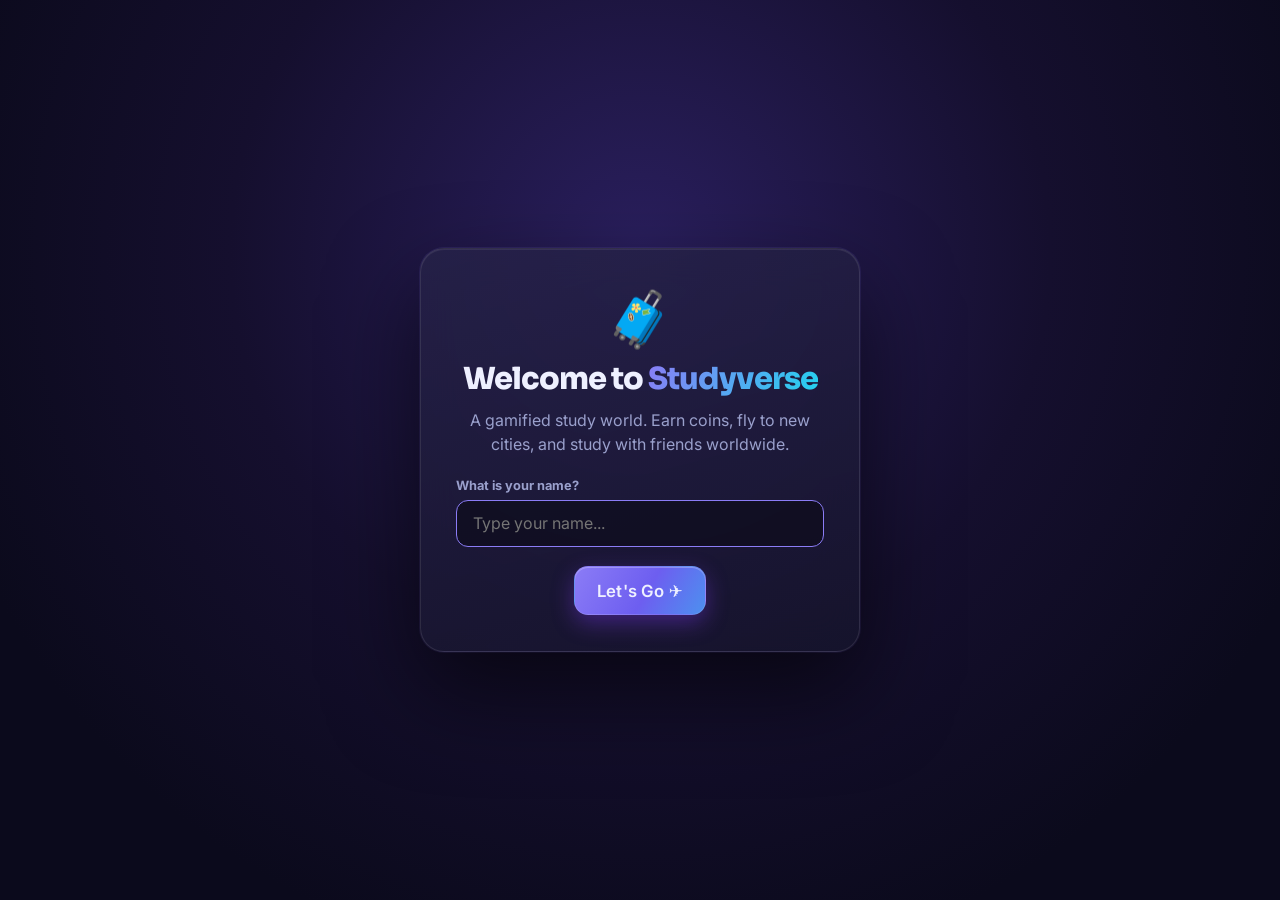
<file: index.html>
<!DOCTYPE html>
<html lang="en" data-theme="dark">
<head>
  <meta charset="UTF-8">
  <meta name="viewport" content="width=device-width, initial-scale=1.0, maximum-scale=1.0, user-scalable=no">
  <meta name="description" content="Studyverse — a gamified 3D study-timer world. Earn coins, fly to new cities, customize your character, and study with friends worldwide.">
  <meta name="theme-color" content="#0f1020">
  <title>Studyverse — Study. Travel. Connect.</title>
  <link rel="preconnect" href="https://fonts.googleapis.com">
  <link href="https://fonts.googleapis.com/css2?family=Inter:wght@400;600;700;800;900&family=Sora:wght@600;700;800&display=swap" rel="stylesheet">
  <link rel="stylesheet" href="css/study.css">
</head>
<body>

<!-- 3D world canvas -->
<canvas id="canvas"></canvas>

<!-- ───────────── ONBOARDING ───────────── -->
<div id="onboarding" class="hidden">
  <div id="onboarding-card"></div>
</div>

<!-- ───────────── HUD ───────────── -->
<div id="hud" class="hidden">
  <div class="hud-top">
    <div class="hud-chip hud-logo">🧳 <span class="grad">Studyverse</span></div>
    <div class="hud-stats">
      <div class="hud-chip hidden" id="hud-online">🟢 <span>1</span> online</div>
      <div class="hud-chip">⭐ <span id="hud-coins">0</span></div>
      <div class="hud-chip">🔥 <span id="hud-streak">0</span></div>
      <div class="hud-chip">✈️ <span id="hud-miles">0</span> mi</div>
    </div>
  </div>

  <div id="enter-prompt" class="hidden">
    <span class="kbd">E</span> Enter <b id="enter-prompt-name"></b>
  </div>

  <div class="hud-nav">
    <button class="nav-btn" data-nav="dashboard"><span class="ni">🏠</span>Home</button>
    <button class="nav-btn" data-nav="travel"><span class="ni">✈️</span>Fly</button>
    <button class="nav-btn" data-nav="shop"><span class="ni">🛍️</span>Shop</button>
    <button class="nav-btn" data-nav="quests"><span class="ni">📋</span>Quests</button>
    <button class="nav-btn" data-nav="passport"><span class="ni">🛂</span>Passport</button>
    <button class="nav-btn" data-nav="friends"><span class="ni">🤝</span>Friends</button>
    <button class="nav-btn" data-nav="chat"><span class="ni">💬</span>Chat<span id="nav-chat-dot" class="nav-dot hidden"></span></button>
    <button class="nav-btn" data-nav="profile"><span class="ni">👤</span>Profile</button>
  </div>
</div>

<!-- ───────────── MOBILE CONTROLS ───────────── -->
<div id="mobile-controls" class="hidden">
  <div id="joystick"><div id="joystick-stick"></div></div>
</div>

<!-- ───────────── STUDY SESSION UI ───────────── -->
<div id="study-ui" class="hidden"></div>

<!-- ───────────── GENERIC PANEL (modal) ───────────── -->
<div id="panel">
  <div class="panel-inner">
    <div class="panel-head">
      <h2 id="panel-title">Panel</h2>
      <button class="panel-x" id="panel-close">✕</button>
    </div>
    <div id="panel-body"></div>
  </div>
</div>

<!-- ───────────── CHAT PANEL ───────────── -->
<div id="chat-panel">
  <div class="chat-head">
    <h3 id="chat-room-name">Global Chat</h3>
    <button class="panel-x" id="chat-close">✕</button>
  </div>
  <div id="chat-tabs">
    <button class="ctab active" data-room="global">🌍 Global</button>
    <button class="ctab" data-room="lobby">🛋️ Study Lobby</button>
  </div>
  <div id="chat-messages"></div>
  <div id="chat-typing" class="hidden"></div>
  <div class="chat-input-bar">
    <button class="icon-btn" id="chat-emoji-btn">😊</button>
    <input id="chat-input" placeholder="Type a message..." maxlength="240" />
    <button class="btn btn-primary" id="chat-send">➤</button>
    <div id="emoji-tray" class="hidden"></div>
  </div>
</div>

<!-- ───────────── TOASTS ───────────── -->
<div id="toast-wrap"></div>

<!-- ───────────── SCRIPTS ───────────── -->
<script src="js/three.min.js"></script>
<script src="js/supabase.umd.js"></script>
<script src="js/study-config.js"></script>
<script src="js/study-data.js"></script>
<script src="js/study-net.js"></script>
<script src="js/study-world.js"></script>
<script src="js/study-app.js"></script>
</body>
</html>
</file>
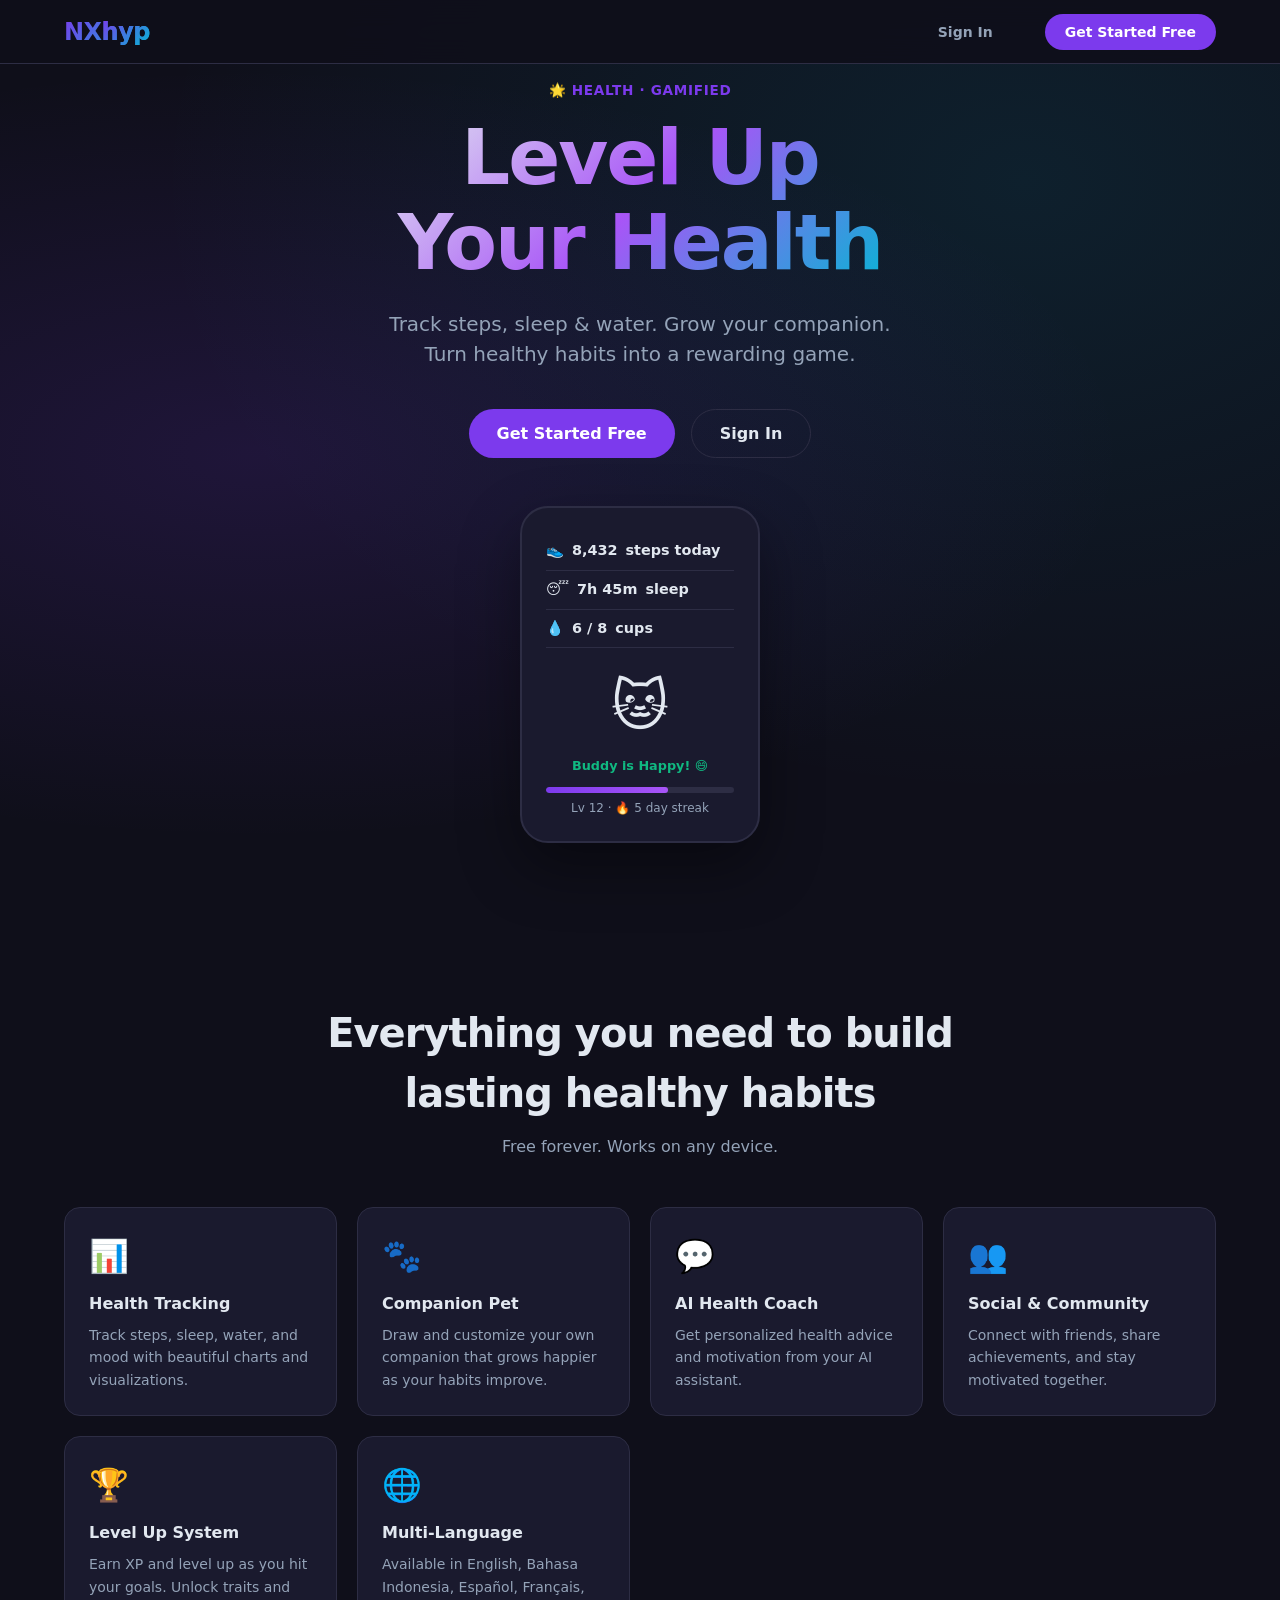
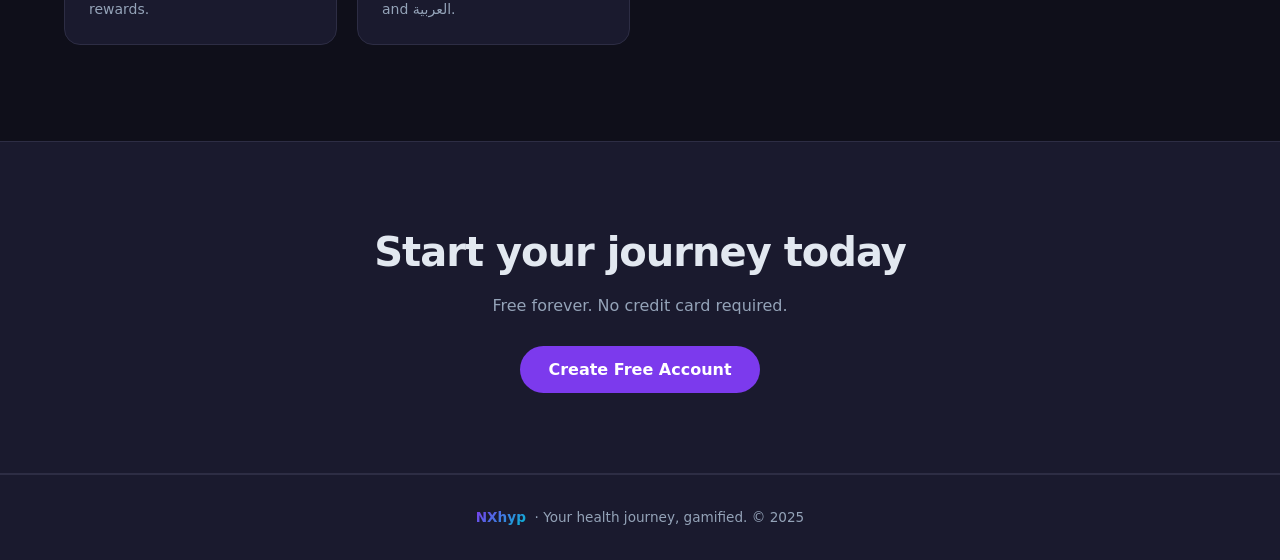
<file: nxhyp-health.html>
<!DOCTYPE html>
<html lang="en" data-theme="dark">
<head>
  <meta charset="UTF-8">
  <meta name="viewport" content="width=device-width, initial-scale=1.0, maximum-scale=1.0, user-scalable=no">
  <meta name="description" content="NXhyp — Your health journey, gamified. Track steps, sleep & water. Grow your companion. Connect with friends.">
  <meta name="theme-color" content="#0f0f1a">
  <title>NXhyp — Level Up Your Health</title>
  <link rel="stylesheet" href="css/styles.css">
  <style>
    /* Structural glue not covered by styles.css */
    #main-app { display: flex; flex-direction: column; flex: 1; min-height: 0; }
    #main-app.hidden { display: none !important; }
    .auth-logo { font-size: 1.75rem; font-weight: 900; text-align: center; margin-bottom: 1.25rem;
      background: linear-gradient(135deg, #7c3aed, #06b6d4); -webkit-background-clip: text; -webkit-text-fill-color: transparent; letter-spacing: -1px; }
    .auth-switch { text-align: center; margin-top: 1rem; font-size: 0.85rem; color: var(--text-muted); }
    .btn-full { width: 100%; }
    .form-group label { display: block; font-size: 0.8rem; font-weight: 600; color: var(--text-muted); margin-bottom: 0.35rem; }
    /* Landing extras */
    .land-logo-accent { background: linear-gradient(135deg, #7c3aed, #06b6d4); -webkit-background-clip: text; -webkit-text-fill-color: transparent; }
    .land-cta-band { background: var(--card); border-top: 1px solid var(--border); border-bottom: 1px solid var(--border); padding: 5rem 5vw; text-align: center; }
    .land-cta-band h2 { font-size: clamp(1.75rem, 4vw, 2.5rem); font-weight: 800; letter-spacing: -1px; margin-bottom: 0.75rem; }
    .land-cta-band p { color: var(--text-muted); margin-bottom: 1.75rem; }
    /* Onboarding extras */
    .onboarding-wrap { background: var(--bg); }
    .onboard-emoji { font-size: 4rem; margin-bottom: 1.25rem; }
    .onboard-features { display: flex; flex-direction: column; gap: 0.75rem; margin-bottom: 2rem; }
    .onboard-feat { background: var(--card); border: 1px solid var(--border); border-radius: 12px; padding: 0.875rem 1rem; font-size: 0.9rem; }
    .onboard-tip { background: rgba(124,58,237,0.1); border: 1px solid rgba(124,58,237,0.3); border-radius: 12px; padding: 1rem; font-size: 0.875rem; color: var(--text-muted); margin-bottom: 2rem; }
    .onboard-comp-preview { display: flex; flex-direction: column; align-items: center; gap: 0.5rem; margin-bottom: 2rem;
      background: var(--card); border: 1px solid var(--border); border-radius: 16px; padding: 2rem; }
    .onboard-comp-name { font-size: 1rem; font-weight: 700; color: var(--text-muted); }
    .onboard-stats-preview { display: flex; flex-direction: column; gap: 0.75rem; margin-bottom: 2rem; }
    .onboard-stat-item { display: flex; align-items: center; gap: 0.75rem; font-size: 0.9rem;
      background: var(--card); border: 1px solid var(--border); border-radius: 10px; padding: 0.875rem 1rem; }
    /* Sidebar footer / clock */
    .sidebar-clock-wrap { margin-top: auto; padding: 1rem 0.75rem 0.5rem; }
    /* Hero visual */
    .hero-visual { display: flex; justify-content: center; margin-top: 3rem; }
    .hero-phone { background: var(--card); border: 2px solid var(--border); border-radius: 28px; padding: 1.5rem; max-width: 240px; width: 100%; box-shadow: 0 24px 60px rgba(0,0,0,0.4); }
    .hero-phone-stat { display: flex; align-items: center; gap: 0.5rem; font-size: 0.9rem; font-weight: 600; padding: 0.5rem 0;
      border-bottom: 1px solid var(--border); }
    .hero-phone-stat:last-of-type { border-bottom: none; }
    .hero-phone-comp { text-align: center; padding: 1rem 0 0.5rem; font-size: 3.5rem; }
    .hero-phone-label { text-align: center; font-size: 0.8rem; font-weight: 600; color: #10b981; }
    .hero-phone-xp { height: 6px; background: var(--border); border-radius: 999px; overflow: hidden; margin: 0.75rem 0 0.35rem; }
    .hero-phone-xp-fill { height: 100%; width: 65%; background: linear-gradient(90deg, #7c3aed, #a855f7); border-radius: 999px; }
    .hero-phone-level { font-size: 0.75rem; color: var(--text-muted); text-align: center; }
  </style>
</head>
<body>

<!-- ══════════════════════════════════════════
     TOASTS
════════════════════════════════════════════ -->
<div id="toast-container"></div>

<!-- ══════════════════════════════════════════
     AUTH MODAL
════════════════════════════════════════════ -->
<div id="auth-overlay" class="modal-overlay hidden">
  <div class="modal">
    <button class="modal-close" onclick="closeAuthModal()">✕</button>
    <div class="auth-logo">NXhyp</div>

    <div class="auth-tabs">
      <button class="auth-tab active" data-tab="signin" onclick="switchAuthTab('signin')">Sign In</button>
      <button class="auth-tab" data-tab="signup" onclick="switchAuthTab('signup')">Sign Up</button>
    </div>

    <!-- Sign In -->
    <form id="signin-form" onsubmit="event.preventDefault(); handleSignin()">
      <div class="form-group">
        <label for="signin-email">Email</label>
        <input type="email" id="signin-email" placeholder="you@example.com" autocomplete="email" required>
      </div>
      <div class="form-group">
        <label for="signin-password">Password</label>
        <input type="password" id="signin-password" placeholder="••••••••" autocomplete="current-password" required>
      </div>
      <button class="btn btn-primary btn-full" id="signin-btn" type="submit">Sign In</button>
      <p class="auth-switch">Don't have an account?
        <a href="#" onclick="switchAuthTab('signup'); return false;">Sign Up</a>
      </p>
    </form>

    <!-- Sign Up -->
    <form id="signup-form" class="hidden" onsubmit="event.preventDefault(); handleSignup()">
      <div class="form-group">
        <label for="signup-username">Username</label>
        <input type="text" id="signup-username" placeholder="cooluser123" autocomplete="username" required>
      </div>
      <div class="form-group">
        <label for="signup-email">Email</label>
        <input type="email" id="signup-email" placeholder="you@example.com" autocomplete="email" required>
      </div>
      <div class="form-group">
        <label for="signup-password">Password</label>
        <input type="password" id="signup-password" placeholder="Min. 6 characters" autocomplete="new-password" required>
      </div>
      <div class="form-group">
        <label for="signup-confirm-pw">Confirm Password</label>
        <input type="password" id="signup-confirm-pw" placeholder="Repeat password" autocomplete="new-password" required>
      </div>
      <button class="btn btn-primary btn-full" id="signup-btn" type="submit">Create Account</button>
      <p class="auth-switch">Already have an account?
        <a href="#" onclick="switchAuthTab('signin'); return false;">Sign In</a>
      </p>
    </form>
  </div>
</div>

<!-- ══════════════════════════════════════════
     LANDING PAGE
════════════════════════════════════════════ -->
<div id="landing">

  <!-- Nav -->
  <nav class="landing-nav">
    <div class="logo">NX<span class="land-logo-accent">hyp</span></div>
    <div class="nav-links">
      <button class="btn btn-ghost" onclick="openAuthModal('signin')">Sign In</button>
      <button class="btn btn-primary" onclick="openAuthModal('signup')">Get Started Free</button>
    </div>
  </nav>

  <!-- Hero -->
  <section class="hero">
    <div>
      <div style="font-size:0.85rem;font-weight:600;color:var(--primary);margin-bottom:1rem;letter-spacing:0.05em;text-transform:uppercase">
        🌟 Health · Gamified
      </div>
      <h1>Level Up<br>Your Health</h1>
      <p>Track steps, sleep &amp; water. Grow your companion.<br>Turn healthy habits into a rewarding game.</p>
      <div class="hero-btns">
        <button class="btn btn-primary btn-lg" onclick="openAuthModal('signup')">Get Started Free</button>
        <button class="btn btn-outline btn-lg" onclick="openAuthModal('signin')">Sign In</button>
      </div>
      <!-- Mini phone mockup -->
      <div class="hero-visual">
        <div class="hero-phone">
          <div class="hero-phone-stat">👟 <strong>8,432</strong> steps today</div>
          <div class="hero-phone-stat">😴 <strong>7h 45m</strong> sleep</div>
          <div class="hero-phone-stat">💧 <strong>6 / 8</strong> cups</div>
          <div class="hero-phone-comp">🐱</div>
          <div class="hero-phone-label">Buddy is Happy! 😄</div>
          <div class="hero-phone-xp"><div class="hero-phone-xp-fill"></div></div>
          <div class="hero-phone-level">Lv 12 · 🔥 5 day streak</div>
        </div>
      </div>
    </div>
  </section>

  <!-- Features -->
  <section class="features-section">
    <h2>Everything you need to build<br>lasting healthy habits</h2>
    <p class="section-sub">Free forever. Works on any device.</p>
    <div class="features-grid">
      <div class="feature-card">
        <div class="feat-icon">📊</div>
        <h3>Health Tracking</h3>
        <p>Track steps, sleep, water, and mood with beautiful charts and visualizations.</p>
      </div>
      <div class="feature-card">
        <div class="feat-icon">🐾</div>
        <h3>Companion Pet</h3>
        <p>Draw and customize your own companion that grows happier as your habits improve.</p>
      </div>
      <div class="feature-card">
        <div class="feat-icon">💬</div>
        <h3>AI Health Coach</h3>
        <p>Get personalized health advice and motivation from your AI assistant.</p>
      </div>
      <div class="feature-card">
        <div class="feat-icon">👥</div>
        <h3>Social &amp; Community</h3>
        <p>Connect with friends, share achievements, and stay motivated together.</p>
      </div>
      <div class="feature-card">
        <div class="feat-icon">🏆</div>
        <h3>Level Up System</h3>
        <p>Earn XP and level up as you hit your goals. Unlock traits and rewards.</p>
      </div>
      <div class="feature-card">
        <div class="feat-icon">🌐</div>
        <h3>Multi-Language</h3>
        <p>Available in English, Bahasa Indonesia, Español, Français, and العربية.</p>
      </div>
    </div>
  </section>

  <!-- CTA Band -->
  <div class="land-cta-band">
    <h2>Start your journey today</h2>
    <p>Free forever. No credit card required.</p>
    <button class="btn btn-primary btn-lg" onclick="openAuthModal('signup')">Create Free Account</button>
  </div>

  <!-- Footer -->
  <footer>
    <strong style="background:linear-gradient(135deg,#7c3aed,#06b6d4);-webkit-background-clip:text;-webkit-text-fill-color:transparent;">NXhyp</strong>
    &nbsp;· Your health journey, gamified. © 2025
  </footer>

</div>

<!-- ══════════════════════════════════════════
     APP SHELL  (#app)
════════════════════════════════════════════ -->
<div id="app" class="hidden">

  <!-- ── ONBOARDING ── -->
  <div id="onboarding" class="hidden onboarding-wrap">

    <div id="onboard-step-1" class="onboard-step">
      <div class="onboard-emoji">🎉</div>
      <h2>Welcome to NXhyp!</h2>
      <p>Let's set up your health journey.</p>
      <div class="onboard-features">
        <div class="onboard-feat">👟 Track your steps daily</div>
        <div class="onboard-feat">😴 Log your sleep patterns</div>
        <div class="onboard-feat">💧 Stay hydrated — 8 cups a day</div>
        <div class="onboard-feat">🐾 Grow your companion pet</div>
      </div>
      <button class="btn btn-primary btn-lg" onclick="nextOnboardStep()">Get Started →</button>
    </div>

    <div id="onboard-step-2" class="onboard-step hidden">
      <div class="onboard-emoji">👤</div>
      <h2>You're set up!</h2>
      <p>Your username is ready. Others will find you in the community.</p>
      <div class="onboard-tip">
        <strong>Tip:</strong> Earn XP by logging steps, sleep, and water every day. Build your streak for bonus points!
      </div>
      <button class="btn btn-primary btn-lg" onclick="nextOnboardStep()">Next →</button>
    </div>

    <div id="onboard-step-3" class="onboard-step hidden">
      <div class="onboard-emoji">🐾</div>
      <h2>Meet your Companion!</h2>
      <p>Your companion's mood reflects your healthy habits.</p>
      <div class="onboard-comp-preview">
        <span style="font-size:4.5rem">🐱</span>
        <div class="onboard-comp-name">Buddy · Neutral 😐</div>
      </div>
      <div class="onboard-tip">
        Hit your daily step, sleep, and water goals to make Buddy <strong>Excited!</strong> 🎉
      </div>
      <button class="btn btn-primary btn-lg" onclick="nextOnboardStep()">Next →</button>
    </div>

    <div id="onboard-step-4" class="onboard-step hidden">
      <div class="onboard-emoji">🚀</div>
      <h2>You're all set!</h2>
      <p>Your health journey starts now.</p>
      <div class="onboard-stats-preview">
        <div class="onboard-stat-item">🔥 <span>Streak starts today</span></div>
        <div class="onboard-stat-item">⭐ <span>Level 1 · 0 XP</span></div>
        <div class="onboard-stat-item">🏆 <span>First goal: 10,000 steps</span></div>
        <div class="onboard-stat-item">🤝 <span>Join the community</span></div>
      </div>
      <button class="btn btn-primary btn-lg" onclick="nextOnboardStep()">Let's Go! 🎮</button>
    </div>

  </div><!-- /#onboarding -->

  <!-- ── MAIN APP ── -->
  <div id="main-app" class="hidden">

    <!-- Sidebar (desktop only) -->
    <div class="app-content">
      <aside id="sidebar">
        <div class="logo">NXhyp</div>
        <nav id="sidebar-nav"></nav>
        <div class="sidebar-clock-wrap">
          <div id="clock"></div>
        </div>
      </aside>

      <!-- Main content column -->
      <div id="content">

        <!-- Sticky header (visible on all sizes) -->
        <div id="app-header">
          <div class="logo" style="font-size:1.1rem">NXhyp</div>
          <div style="display:flex;align-items:center;gap:1rem">
            <span id="clock-mobile" style="font-size:0.85rem;color:var(--text-muted)"></span>
          </div>
        </div>

        <!-- Views — rendered by JS -->
        <div id="view-dashboard"  class="view hidden"></div>
        <div id="view-steps"      class="view hidden"></div>
        <div id="view-sleep"      class="view hidden"></div>
        <div id="view-water"      class="view hidden"></div>
        <div id="view-companion"  class="view hidden"></div>
        <div id="view-ai"         class="view hidden"></div>
        <div id="view-friends"    class="view hidden"></div>
        <div id="view-community"  class="view hidden"></div>
        <div id="view-profile"    class="view hidden"></div>

      </div><!-- /#content -->
    </div><!-- /.app-content -->

    <!-- Bottom nav (mobile only) -->
    <nav id="bottom-nav"></nav>

  </div><!-- /#main-app -->

</div><!-- /#app -->

<!-- ══════════════════════════════════════════
     SCRIPTS  (order matters)
════════════════════════════════════════════ -->
<script src="js/translations.js"></script>
<script src="js/state.js"></script>
<script src="js/lang.js"></script>
<script src="js/supabase.js"></script>
<script src="js/auth.js"></script>
<script src="js/canvas.js"></script>
<script src="js/companion.js"></script>
<script src="js/trackers.js"></script>
<script src="js/community.js"></script>
<script src="js/friends.js"></script>
<script src="js/ai.js"></script>
<script src="js/app.js"></script>
</body>
</html>
</file>
<file: css/study.css>
/* ============================================================
   STUDYVERSE — styles
   ============================================================ */
:root {
  --bg: #0f1020;
  --bg2: #16172c;
  --card: #1c1e38;
  --card2: #24264a;
  --border: #2e3160;
  --text: #eef0ff;
  --muted: #9aa0cc;
  --accent: #7c3aed;
  --accent2: #06b6d4;
  --good: #10b981;
  --warn: #f59e0b;
  --bad: #ef4444;
  --gold: #fde047;
  --radius: 16px;
}
* { box-sizing: border-box; margin: 0; padding: 0; }
html, body { height: 100%; overflow: hidden; }
body {
  font-family: 'Inter', system-ui, -apple-system, sans-serif;
  background: var(--bg); color: var(--text);
  -webkit-font-smoothing: antialiased; touch-action: none;
}
.hidden { display: none !important; }
.muted { color: var(--muted); font-size: 0.85rem; }
.grad { background: linear-gradient(120deg, var(--accent), var(--accent2)); -webkit-background-clip: text; background-clip: text; -webkit-text-fill-color: transparent; }

/* ---- canvas ---- */
#canvas { position: fixed; inset: 0; width: 100%; height: 100%; display: block; z-index: 0; }

/* ---- buttons ---- */
.btn {
  font: inherit; font-weight: 600; border: 1px solid var(--border);
  background: var(--card2); color: var(--text); padding: 0.6rem 1rem;
  border-radius: 12px; cursor: pointer; transition: transform .12s, filter .12s, background .12s;
  display: inline-flex; align-items: center; gap: .4rem; justify-content: center;
}
.btn:hover { filter: brightness(1.12); transform: translateY(-1px); }
.btn:active { transform: translateY(0); }
.btn:disabled { opacity: .45; cursor: not-allowed; filter: none; transform: none; }
.btn-primary { background: linear-gradient(120deg, var(--accent), #9333ea); border-color: transparent; }
.btn-secondary { background: var(--card2); }
.btn-danger { background: linear-gradient(120deg, #dc2626, #ef4444); border-color: transparent; }
.btn-lg { padding: 0.85rem 1.4rem; font-size: 1.05rem; border-radius: 14px; }
.btn-tiny { padding: 0.35rem 0.7rem; font-size: 0.8rem; border-radius: 9px; }
.btn-full { width: 100%; }

/* ---- HUD ---- */
#hud { position: fixed; inset: 0; z-index: 10; pointer-events: none; }
#hud > * { pointer-events: auto; }
.hud-top {
  position: absolute; top: 14px; left: 14px; right: 14px; display: flex;
  justify-content: space-between; gap: 10px; flex-wrap: wrap;
}
.hud-stats { display: flex; gap: 8px; }
.hud-chip {
  background: rgba(20,22,45,0.82); backdrop-filter: blur(8px); border: 1px solid var(--border);
  border-radius: 999px; padding: 0.5rem 0.9rem; font-weight: 700; font-size: 0.95rem;
  display: flex; align-items: center; gap: 0.35rem; box-shadow: 0 6px 18px rgba(0,0,0,.3);
}
.hud-logo { font-weight: 900; letter-spacing: -0.5px; font-size: 1.1rem; }
.hud-nav {
  position: absolute; bottom: 16px; left: 50%; transform: translateX(-50%);
  display: flex; gap: 6px; background: rgba(20,22,45,0.85); backdrop-filter: blur(10px);
  border: 1px solid var(--border); border-radius: 18px; padding: 7px; box-shadow: 0 10px 30px rgba(0,0,0,.4);
  max-width: 96vw; overflow-x: auto;
}
.nav-btn {
  background: transparent; border: none; color: var(--text); cursor: pointer;
  display: flex; flex-direction: column; align-items: center; gap: 2px; padding: 6px 11px;
  border-radius: 12px; font-size: 0.65rem; font-weight: 600; transition: background .12s; white-space: nowrap;
}
.nav-btn:hover { background: var(--card2); }
.nav-btn .ni { font-size: 1.25rem; }

/* enter prompt */
#enter-prompt {
  position: absolute; bottom: 92px; left: 50%; transform: translateX(-50%);
  background: rgba(124,58,237,0.92); border-radius: 14px; padding: 0.7rem 1.2rem;
  font-weight: 700; box-shadow: 0 8px 24px rgba(124,58,237,.5); cursor: pointer;
  display: flex; align-items: center; gap: 0.5rem; animation: bob 1.4s ease-in-out infinite;
}
.kbd { background: rgba(0,0,0,.3); border-radius: 6px; padding: 2px 8px; font-size: 0.8rem; }
@keyframes bob { 0%,100%{ transform: translateX(-50%) translateY(0);} 50%{ transform: translateX(-50%) translateY(-5px);} }

/* mobile controls */
#mobile-controls { position: fixed; inset: 0; z-index: 9; pointer-events: none; }
#joystick {
  position: absolute; bottom: 80px; left: 24px; width: 110px; height: 110px;
  border-radius: 50%; background: rgba(20,22,45,0.5); border: 2px solid var(--border);
  pointer-events: auto; touch-action: none;
}
#joystick-stick {
  position: absolute; top: 50%; left: 50%; width: 48px; height: 48px; margin: -24px 0 0 -24px;
  border-radius: 50%; background: rgba(124,58,237,0.9); box-shadow: 0 4px 12px rgba(0,0,0,.4); transition: transform .05s;
}

/* ---- toasts ---- */
#toast-wrap { position: fixed; top: 64px; left: 50%; transform: translateX(-50%); z-index: 100; display: flex; flex-direction: column; gap: 8px; align-items: center; }
.toast {
  background: var(--card); border: 1px solid var(--border); border-radius: 12px;
  padding: 0.7rem 1.1rem; font-weight: 600; display: flex; gap: 0.5rem; align-items: center;
  box-shadow: 0 10px 30px rgba(0,0,0,.5); opacity: 0; transform: translateY(-12px); transition: all .3s;
}
.toast.show { opacity: 1; transform: translateY(0); }
.toast-emoji { font-size: 1.2rem; }

/* ---- onboarding ---- */
#onboarding {
  position: fixed; inset: 0; z-index: 50; display: flex; align-items: center; justify-content: center;
  background: radial-gradient(circle at 50% 30%, #2a1a52, #0d0d1f 70%);
  padding: 1.5rem;
}
#onboarding-card {
  background: rgba(28,30,56,0.9); backdrop-filter: blur(12px); border: 1px solid var(--border);
  border-radius: 24px; padding: 2.2rem; width: 100%; max-width: 440px; text-align: center;
  box-shadow: 0 30px 80px rgba(0,0,0,.6); animation: pop .4s ease;
}
@keyframes pop { from { opacity: 0; transform: scale(.94); } to { opacity: 1; transform: scale(1); } }
.ob-emoji { font-size: 3.4rem; margin-bottom: .6rem; }
.ob-title { font-size: 1.9rem; font-weight: 900; letter-spacing: -1px; margin-bottom: .6rem; }
.ob-title-sm { font-size: 1.5rem; font-weight: 800; margin-bottom: .3rem; }
.ob-sub { color: var(--muted); margin-bottom: 1.4rem; line-height: 1.5; }
.ob-label { display: block; text-align: left; font-size: .8rem; font-weight: 700; color: var(--muted); margin-bottom: .4rem; }
.ob-input {
  width: 100%; background: var(--bg2); border: 1px solid var(--border); color: var(--text);
  border-radius: 12px; padding: 0.8rem 1rem; font: inherit; margin-bottom: 1.2rem;
}
.ob-input:focus { outline: none; border-color: var(--accent); }
.shake { animation: shake .4s; border-color: var(--bad) !important; }
@keyframes shake { 0%,100%{transform:translateX(0)} 25%{transform:translateX(-8px)} 75%{transform:translateX(8px)} }
.ob-preview { width: 100%; height: 220px; margin-bottom: 1rem; display: flex; justify-content: center; }
.ob-customizer { margin-bottom: 1.2rem; }
.ob-walk-bar { height: 8px; background: var(--bg2); border-radius: 999px; overflow: hidden; margin-top: 1rem; }
.ob-walk-fill { height: 100%; width: 0; background: linear-gradient(90deg, var(--accent), var(--accent2)); transition: width 2.4s ease; }

/* customizer */
.cz-row { display: flex; align-items: center; gap: .6rem; margin-bottom: .6rem; }
.cz-lbl { width: 56px; text-align: left; font-size: .8rem; font-weight: 700; color: var(--muted); flex-shrink: 0; }
.cz-swatches { display: flex; gap: 6px; flex-wrap: wrap; }
.swatch {
  width: 34px; height: 34px; border-radius: 9px; border: 2px solid transparent; cursor: pointer;
  display: flex; align-items: center; justify-content: center; font-size: .75rem; color: #fff;
  background: var(--card2); transition: transform .1s;
}
.swatch:hover { transform: scale(1.1); }
.swatch.sel { border-color: #fff; box-shadow: 0 0 0 2px var(--accent); }

/* ---- panel ---- */
#panel {
  position: fixed; inset: 0; z-index: 40; display: flex; align-items: center; justify-content: center;
  background: rgba(0,0,0,.55); backdrop-filter: blur(4px); opacity: 0; pointer-events: none; transition: opacity .2s;
  padding: 1rem;
}
#panel.open { opacity: 1; pointer-events: auto; }
.panel-inner {
  background: var(--bg2); border: 1px solid var(--border); border-radius: 22px; width: 100%; max-width: 480px;
  max-height: 88vh; display: flex; flex-direction: column; box-shadow: 0 30px 80px rgba(0,0,0,.6);
  transform: translateY(20px); transition: transform .25s;
}
#panel.open .panel-inner { transform: translateY(0); }
#panel.wide .panel-inner { max-width: 760px; }
.panel-head {
  display: flex; align-items: center; justify-content: space-between; padding: 1.1rem 1.4rem;
  border-bottom: 1px solid var(--border); flex-shrink: 0;
}
.panel-head h2 { font-size: 1.2rem; font-weight: 800; }
.panel-x { background: var(--card2); border: none; color: var(--text); width: 34px; height: 34px; border-radius: 10px; cursor: pointer; font-size: 1.1rem; }
.panel-x:hover { background: var(--bad); }
#panel-body { padding: 1.3rem 1.4rem; overflow-y: auto; }

.step-h { font-size: .95rem; font-weight: 800; margin: 1.2rem 0 .7rem; color: var(--text); }
.step-h:first-child { margin-top: 0; }

/* ---- travel panel ---- */
.dur-grid { display: grid; grid-template-columns: repeat(4, 1fr); gap: 8px; margin-bottom: .8rem; }
.dur-card {
  background: var(--card); border: 2px solid var(--border); border-radius: 12px; padding: .8rem .4rem;
  cursor: pointer; display: flex; flex-direction: column; gap: 3px; align-items: center; transition: all .12s;
}
.dur-card:hover { border-color: var(--accent); }
.dur-card.sel { border-color: var(--accent); background: rgba(124,58,237,.18); }
.dur-min { font-weight: 800; font-size: .95rem; }
.dur-note { font-size: .65rem; color: var(--muted); }
.custom-wrap { display: flex; align-items: center; gap: .5rem; margin-bottom: .6rem; }
.custom-wrap .ob-input { width: 120px; margin: 0; }
.pom-toggle { display: flex; align-items: center; gap: .5rem; font-size: .85rem; color: var(--muted); cursor: pointer; }

.dest-list, .bg-list { display: grid; grid-template-columns: 1fr 1fr; gap: 8px; }
.dest-card {
  background: var(--card); border: 2px solid var(--border); border-radius: 12px; padding: .7rem; cursor: pointer;
  display: flex; align-items: center; gap: .6rem; text-align: left; transition: all .12s; position: relative;
}
.dest-card:hover { border-color: var(--accent2); }
.dest-card.sel { border-color: var(--accent); background: rgba(124,58,237,.18); }
.dest-card.rec { box-shadow: inset 0 0 0 1px rgba(6,182,212,.4); }
.dest-flag { font-size: 1.6rem; }
.dest-name { font-weight: 700; font-size: .9rem; }
.dest-meta { font-size: .68rem; color: var(--muted); display: block; }
.dest-stamp { color: var(--good); }
.dest-bonus { position: absolute; top: 6px; right: 8px; font-size: .65rem; background: rgba(16,185,129,.2); color: var(--good); padding: 1px 6px; border-radius: 6px; }

.bg-card {
  background: var(--card); border: 2px solid var(--border); border-radius: 12px; padding: .7rem; cursor: pointer;
  display: flex; flex-direction: column; align-items: center; gap: 3px; transition: all .12s; position: relative;
}
.bg-card:hover { border-color: var(--accent2); }
.bg-card.sel { border-color: var(--accent); background: rgba(124,58,237,.18); }
.bg-card.locked { opacity: .55; cursor: not-allowed; }
.bg-emoji { font-size: 1.8rem; }
.bg-name { font-weight: 700; font-size: .85rem; }
.bg-amb { font-size: .65rem; color: var(--muted); }
.bg-lock { font-size: .62rem; color: var(--warn); }
.bg-prev { font-size: .62rem; color: var(--accent2); text-decoration: underline; }

.bg-preview { border-radius: 16px; padding: 2.5rem 1.5rem; text-align: center; margin-bottom: 1rem; }
.bg-preview-emoji { font-size: 4rem; }
.bg-preview-name { font-size: 1.4rem; font-weight: 800; margin: .4rem 0; }
.bg-preview-amb { font-size: .85rem; opacity: .9; }
.bg-preview-desc { margin-top: .8rem; font-size: .9rem; opacity: .9; }

/* ---- study UI ---- */
#study-ui { position: fixed; inset: 0; z-index: 30; display: flex; flex-direction: column; justify-content: space-between; padding: 1.2rem; pointer-events: none; }
#study-ui > * { pointer-events: auto; }
.study-top { display: flex; flex-direction: column; align-items: center; gap: .5rem; }
.study-route { display: flex; align-items: center; gap: .7rem; background: rgba(15,16,32,.7); backdrop-filter: blur(8px); border: 1px solid var(--border); border-radius: 999px; padding: .5rem 1.1rem; font-weight: 700; }
.sr-line { color: var(--muted); }
.study-bg-tag { font-size: .8rem; color: var(--muted); background: rgba(15,16,32,.6); padding: .3rem .8rem; border-radius: 999px; }
#route-map { border-radius: 12px; }
.study-center { text-align: center; align-self: center; background: rgba(15,16,32,.55); backdrop-filter: blur(10px); border: 1px solid var(--border); border-radius: 20px; padding: 1.2rem 2rem; }
.study-timer { font-size: 3.4rem; font-weight: 900; letter-spacing: -2px; font-variant-numeric: tabular-nums; }
.study-phase { color: var(--muted); font-weight: 600; margin-bottom: .5rem; }
.study-coins { font-size: .95rem; font-weight: 700; color: var(--gold); }
.study-progress { height: 7px; background: var(--bg2); border-radius: 999px; overflow: hidden; margin-top: .7rem; width: 220px; }
.study-progress-fill { height: 100%; width: 0; background: linear-gradient(90deg, var(--accent), var(--accent2)); transition: width 1s linear; }
.study-participants { display: flex; gap: 8px; flex-wrap: wrap; justify-content: center; }
.part-chip { display: flex; align-items: center; gap: .4rem; background: rgba(15,16,32,.7); border: 1px solid var(--border); border-radius: 999px; padding: .35rem .8rem; font-size: .8rem; font-weight: 600; }
.part-chip.me { border-color: var(--accent); }
.part-dot { width: 9px; height: 9px; border-radius: 50%; }
.part-coins { color: var(--gold); }
.study-controls { display: flex; gap: 8px; justify-content: center; flex-wrap: wrap; }

/* results */
.results { position: absolute; inset: 0; display: flex; align-items: center; justify-content: center; background: rgba(0,0,0,.5); backdrop-filter: blur(6px); }
.results-card { background: var(--bg2); border: 1px solid var(--border); border-radius: 24px; padding: 2.2rem; text-align: center; max-width: 420px; width: 90%; box-shadow: 0 30px 80px rgba(0,0,0,.6); animation: pop .4s; }
.results-emoji { font-size: 3.5rem; }
.results-card h2 { font-size: 1.6rem; font-weight: 900; margin: .4rem 0; }
.results-sub { color: var(--muted); margin-bottom: 1.2rem; }
.results-stats { display: flex; gap: 10px; justify-content: center; flex-wrap: wrap; margin-bottom: 1.2rem; }
.rstat { background: var(--card); border: 1px solid var(--border); border-radius: 14px; padding: .8rem 1rem; min-width: 78px; }
.rstat-v { display: block; font-size: 1.4rem; font-weight: 900; }
.rstat-l { font-size: .68rem; color: var(--muted); }
.results-group { background: rgba(16,185,129,.12); color: var(--good); border-radius: 12px; padding: .7rem; margin-bottom: 1.2rem; font-weight: 600; font-size: .9rem; }

/* ---- shop ---- */
.shop-balance { font-size: 1rem; margin-bottom: .5rem; }
.shop-grid { display: grid; grid-template-columns: repeat(auto-fill, minmax(130px, 1fr)); gap: 10px; }
.shop-item { background: var(--card); border: 1px solid var(--border); border-radius: 14px; padding: .9rem; text-align: center; display: flex; flex-direction: column; align-items: center; gap: .35rem; }
.shop-item.owned { opacity: .75; }
.shop-emoji { width: 52px; height: 52px; border-radius: 12px; display: flex; align-items: center; justify-content: center; font-size: 1.6rem; background: var(--card2); }
.shop-name { font-weight: 700; font-size: .85rem; }
.shop-price { color: var(--gold); font-weight: 700; font-size: .82rem; }

/* ---- quests ---- */
.quest-intro { color: var(--muted); font-size: .85rem; margin-bottom: 1rem; }
.quest-card { background: var(--card); border: 1px solid var(--border); border-radius: 14px; padding: .9rem 1rem; margin-bottom: .7rem; }
.quest-card.done { border-color: var(--good); }
.quest-top { display: flex; justify-content: space-between; align-items: center; margin-bottom: .4rem; }
.quest-period { font-size: .62rem; text-transform: uppercase; font-weight: 800; padding: 2px 8px; border-radius: 6px; background: var(--card2); color: var(--muted); }
.quest-period.daily { background: rgba(6,182,212,.18); color: var(--accent2); }
.quest-period.weekly { background: rgba(124,58,237,.2); color: #a78bfa; }
.quest-reward { color: var(--gold); font-weight: 800; }
.quest-text { font-weight: 600; margin-bottom: .5rem; }
.quest-bar { height: 8px; background: var(--bg2); border-radius: 999px; overflow: hidden; }
.quest-bar.sm { height: 6px; margin-top: 4px; }
.quest-fill { height: 100%; background: linear-gradient(90deg, var(--accent), var(--accent2)); border-radius: 999px; transition: width .4s; }
.quest-bottom { display: flex; justify-content: space-between; align-items: center; margin-top: .5rem; font-size: .8rem; color: var(--muted); }
.quest-claimed { color: var(--good); font-weight: 700; }

/* ---- passport ---- */
.passport-head { display: flex; gap: 10px; margin-bottom: 1rem; }
.pp-stat { flex: 1; background: var(--card); border: 1px solid var(--border); border-radius: 14px; padding: .9rem; text-align: center; }
.pp-stat b { font-size: 1.5rem; display: block; }
.pp-stat span { font-size: .7rem; color: var(--muted); }
.passport-map { background: var(--card); border: 1px solid var(--border); border-radius: 14px; overflow: hidden; margin-bottom: 1rem; }
.passport-map canvas { width: 100%; display: block; }
.stamp-grid { display: grid; grid-template-columns: repeat(auto-fill, minmax(110px, 1fr)); gap: 10px; }
.stamp { background: var(--card); border: 1px dashed var(--accent); border-radius: 12px; padding: .8rem; text-align: center; display: flex; flex-direction: column; gap: 2px; }
.stamp-flag { font-size: 1.8rem; }
.stamp-name { font-weight: 700; font-size: .82rem; }
.stamp-date { font-size: .65rem; color: var(--muted); }

/* ---- friends ---- */
.tabs, .ctabs { display: flex; gap: 6px; margin-bottom: 1rem; background: var(--card); border-radius: 12px; padding: 4px; }
.tab, .ctab { flex: 1; background: transparent; border: none; color: var(--muted); font: inherit; font-weight: 700; padding: .55rem; border-radius: 9px; cursor: pointer; font-size: .82rem; }
.tab.active, .ctab.active { background: var(--accent); color: #fff; }
.friend-row { display: flex; align-items: center; gap: .6rem; padding: .7rem; border-bottom: 1px solid var(--border); }
.friend-dot { width: 10px; height: 10px; border-radius: 50%; flex-shrink: 0; }
.friend-dot.on { background: var(--good); box-shadow: 0 0 6px var(--good); }
.friend-dot.off { background: #555; }
.friend-av { width: 36px; height: 36px; border-radius: 50%; display: flex; align-items: center; justify-content: center; font-weight: 800; color: #fff; flex-shrink: 0; }
.friend-info { flex: 1; }
.friend-meta { display: block; font-size: .7rem; color: var(--muted); }
.friend-actions { display: flex; gap: 5px; }
.board-row { display: flex; align-items: center; gap: .7rem; padding: .6rem .7rem; border-bottom: 1px solid var(--border); }
.board-row.me { background: rgba(124,58,237,.12); border-radius: 10px; }
.board-rank { font-weight: 800; color: var(--muted); width: 34px; }
.board-name { flex: 1; font-weight: 600; }
.board-stat { font-size: .72rem; color: var(--muted); }

/* profile */
.profile-head { display: flex; align-items: center; gap: 1rem; margin-bottom: 1rem; }
.profile-av { width: 64px; height: 64px; border-radius: 50%; display: flex; align-items: center; justify-content: center; font-weight: 900; font-size: 1.6rem; color: #fff; }
.profile-stats { display: flex; gap: 8px; flex-wrap: wrap; margin-bottom: 1rem; }
.profile-actions { display: flex; gap: 8px; flex-wrap: wrap; margin-top: 1rem; }
.invite-box { text-align: center; padding: 1rem; }
.invite-emoji { font-size: 3rem; margin-bottom: .5rem; }
.invite-box p { margin-bottom: .6rem; }

/* dashboard */
.dash-grid { display: grid; grid-template-columns: repeat(auto-fit, minmax(220px, 1fr)); gap: 12px; }
.dash-card { background: var(--card); border: 1px solid var(--border); border-radius: 16px; padding: 1.1rem; }
.dash-card h3 { font-size: .9rem; margin-bottom: .5rem; }
.dash-big { font-size: 1.6rem; font-weight: 900; }
.dash-hero { grid-column: 1 / -1; display: flex; gap: 1rem; align-items: center; }
.dash-char { width: 140px; height: 150px; flex-shrink: 0; }
.dash-hero-info h2 { font-size: 1.5rem; font-weight: 900; }
.dash-pills { display: flex; gap: 8px; flex-wrap: wrap; margin-top: .6rem; }
.dash-pills span { background: var(--card2); border-radius: 999px; padding: .3rem .7rem; font-size: .8rem; font-weight: 700; }
.dash-quest { margin-bottom: .6rem; font-size: .82rem; }
.dash-friend { display: flex; align-items: center; gap: .5rem; padding: .3rem 0; font-size: .85rem; }
.dash-cta { display: flex; flex-direction: column; justify-content: center; align-items: center; gap: .7rem; text-align: center; background: linear-gradient(135deg, rgba(124,58,237,.18), rgba(6,182,212,.12)); }

/* ---- chat ---- */
#chat-panel {
  position: fixed; top: 0; right: 0; bottom: 0; width: 360px; max-width: 92vw; z-index: 45;
  background: var(--bg2); border-left: 1px solid var(--border); display: flex; flex-direction: column;
  transform: translateX(105%); transition: transform .25s; box-shadow: -10px 0 40px rgba(0,0,0,.5);
}
#chat-panel.open { transform: translateX(0); }
.chat-head { display: flex; align-items: center; justify-content: space-between; padding: 1rem; border-bottom: 1px solid var(--border); }
.chat-head h3 { font-size: 1rem; }
#chat-tabs { display: flex; gap: 4px; padding: .6rem; border-bottom: 1px solid var(--border); overflow-x: auto; }
.ctab { background: var(--card); color: var(--muted); border: none; padding: .4rem .7rem; border-radius: 8px; font: inherit; font-size: .75rem; font-weight: 700; cursor: pointer; white-space: nowrap; }
.ctab.active { background: var(--accent); color: #fff; }
#chat-messages { flex: 1; overflow-y: auto; padding: 1rem; display: flex; flex-direction: column; gap: .7rem; }
.cmsg { display: flex; gap: .5rem; align-items: flex-start; }
.cmsg.me { justify-content: flex-end; }
.chead { width: 30px; height: 30px; border-radius: 50%; display: flex; align-items: center; justify-content: center; font-weight: 800; font-size: .85rem; color: #fff; flex-shrink: 0; }
.cname { font-size: .7rem; color: var(--muted); margin-bottom: 2px; font-weight: 700; }
.cbubble { background: var(--card); border: 1px solid var(--border); border-radius: 14px; padding: .55rem .8rem; font-size: .88rem; max-width: 230px; position: relative; cursor: pointer; }
.cbubble.me { background: linear-gradient(120deg, var(--accent), #9333ea); border-color: transparent; }
.creacts { display: flex; gap: 4px; margin-top: 4px; }
.creact { font-size: .7rem; background: rgba(0,0,0,.25); padding: 1px 6px; border-radius: 8px; }
.react-picker { position: absolute; top: -38px; right: 0; background: var(--card2); border: 1px solid var(--border); border-radius: 12px; padding: 4px; display: flex; gap: 2px; box-shadow: 0 6px 20px rgba(0,0,0,.5); z-index: 5; }
.react-picker button { background: transparent; border: none; font-size: 1.1rem; cursor: pointer; padding: 3px; border-radius: 8px; }
.react-picker button:hover { background: var(--card); }
#chat-typing { font-size: .75rem; color: var(--muted); padding: 0 1rem; font-style: italic; }
.chat-input-bar { display: flex; gap: 6px; padding: .7rem; border-top: 1px solid var(--border); position: relative; }
.chat-input-bar input { flex: 1; background: var(--bg); border: 1px solid var(--border); color: var(--text); border-radius: 10px; padding: .6rem .8rem; font: inherit; }
.chat-input-bar input:focus { outline: none; border-color: var(--accent); }
.icon-btn { background: var(--card2); border: 1px solid var(--border); color: var(--text); border-radius: 10px; width: 40px; cursor: pointer; font-size: 1.1rem; }
#emoji-tray { position: absolute; bottom: 56px; right: 8px; left: 8px; background: var(--card2); border: 1px solid var(--border); border-radius: 12px; padding: .6rem; display: flex; flex-wrap: wrap; gap: 4px; max-height: 160px; overflow-y: auto; box-shadow: 0 -6px 20px rgba(0,0,0,.4); }
.emoji-btn { background: transparent; border: none; font-size: 1.3rem; cursor: pointer; padding: 3px; border-radius: 8px; }
.emoji-btn:hover { background: var(--card); }

@media (max-width: 600px) {
  .dur-grid { grid-template-columns: repeat(2, 1fr); }
  .dest-list, .bg-list { grid-template-columns: 1fr; }
  .study-timer { font-size: 2.6rem; }
  .nav-btn .ni { font-size: 1.1rem; }
  .dash-hero { flex-direction: column; text-align: center; }
}

/* ============================================================
   ✨ AESTHETIC ENHANCEMENT LAYER (overrides above)
   ============================================================ */
:root {
  --accent: #8b7cf6;
  --accent2: #22d3ee;
  --pink: #f472b6;
  --glass: rgba(28, 30, 58, 0.62);
  --glass-brd: rgba(255, 255, 255, 0.10);
  --glow: 0 0 0 1px rgba(255,255,255,.05), 0 10px 40px rgba(124,58,237,.18);
}

/* animated aurora behind everything (shows through glass) */
body::before {
  content: ""; position: fixed; inset: -20%; z-index: -1; pointer-events: none;
  background:
    radial-gradient(40% 50% at 18% 20%, rgba(139,124,246,.30), transparent 60%),
    radial-gradient(45% 55% at 82% 22%, rgba(34,211,238,.22), transparent 60%),
    radial-gradient(50% 60% at 50% 100%, rgba(244,114,182,.18), transparent 60%);
  filter: blur(20px); animation: aurora 22s ease-in-out infinite alternate;
}
@keyframes aurora { 0%{transform:translate3d(0,0,0) scale(1)} 50%{transform:translate3d(2%,-2%,0) scale(1.08)} 100%{transform:translate3d(-2%,1%,0) scale(1.04)} }

/* nicer scrollbars */
* { scrollbar-width: thin; scrollbar-color: rgba(139,124,246,.5) transparent; }
*::-webkit-scrollbar { width: 9px; height: 9px; }
*::-webkit-scrollbar-thumb { background: linear-gradient(var(--accent), var(--accent2)); border-radius: 99px; border: 2px solid transparent; background-clip: padding-box; }
*::-webkit-scrollbar-track { background: transparent; }

/* display font for headings */
h1, h2, h3, .ob-title, .ob-title-sm, .study-timer, .dash-big, .hud-logo, .results-card h2 {
  font-family: 'Sora', 'Inter', system-ui, sans-serif;
}

/* glassy buttons + glow */
.btn { border-color: var(--glass-brd); backdrop-filter: blur(6px); }
.btn-primary {
  background: linear-gradient(120deg, #8b7cf6, #6d5ef0 55%, #22d3ee 160%);
  box-shadow: 0 8px 22px rgba(124,58,237,.40), inset 0 1px 0 rgba(255,255,255,.25);
}
.btn-primary:hover { box-shadow: 0 12px 30px rgba(124,58,237,.55), inset 0 1px 0 rgba(255,255,255,.3); }
.btn-danger { box-shadow: 0 8px 22px rgba(239,68,68,.35); }
.btn-lg { letter-spacing: .2px; }

/* HUD chips — frosted with subtle glow */
.hud-chip {
  background: var(--glass); border-color: var(--glass-brd);
  box-shadow: 0 8px 24px rgba(0,0,0,.32), inset 0 1px 0 rgba(255,255,255,.08);
}
.hud-logo { background: var(--glass); }
.hud-nav {
  background: var(--glass); border-color: var(--glass-brd);
  box-shadow: 0 14px 44px rgba(0,0,0,.45), inset 0 1px 0 rgba(255,255,255,.07);
}
.nav-btn { transition: transform .14s, background .14s; }
.nav-btn:hover { background: linear-gradient(160deg, rgba(139,124,246,.30), rgba(34,211,238,.18)); transform: translateY(-2px); }

/* enter prompt — softer gradient + glow */
#enter-prompt {
  background: linear-gradient(120deg, rgba(139,124,246,.95), rgba(109,94,240,.95));
  box-shadow: 0 12px 34px rgba(124,58,237,.55), inset 0 1px 0 rgba(255,255,255,.25);
}

/* joystick */
#joystick { background: var(--glass); border-color: var(--glass-brd); backdrop-filter: blur(8px); }
#joystick-stick { background: linear-gradient(160deg, #8b7cf6, #22d3ee); box-shadow: 0 6px 18px rgba(124,58,237,.5); }

/* onboarding card — deeper glass + ring */
#onboarding { background: radial-gradient(circle at 50% 28%, #2a1f5e 0%, #150f2e 45%, #0b0a1c 80%); }
#onboarding-card {
  background: linear-gradient(165deg, rgba(38,34,72,.82), rgba(22,20,44,.86));
  border: 1px solid var(--glass-brd); backdrop-filter: blur(18px);
  box-shadow: 0 40px 90px rgba(0,0,0,.6), inset 0 1px 0 rgba(255,255,255,.08), 0 0 0 1px rgba(139,124,246,.12);
}
.ob-input { background: rgba(13,12,28,.7); border-color: var(--glass-brd); }
.swatch { box-shadow: inset 0 1px 0 rgba(255,255,255,.15); }

/* toasts */
.toast {
  background: var(--glass); border-color: var(--glass-brd); backdrop-filter: blur(14px);
  box-shadow: 0 14px 40px rgba(0,0,0,.5), inset 0 1px 0 rgba(255,255,255,.08);
}

/* panel — frosted glass with gradient header accent */
.panel-inner {
  background: linear-gradient(180deg, rgba(26,24,52,.92), rgba(18,17,38,.94));
  border: 1px solid var(--glass-brd); backdrop-filter: blur(20px);
  box-shadow: 0 40px 100px rgba(0,0,0,.6), inset 0 1px 0 rgba(255,255,255,.06);
}
.panel-head { background: linear-gradient(120deg, rgba(139,124,246,.16), rgba(34,211,238,.07)); }
.panel-head h2 { letter-spacing: -.3px; }

/* universal soft cards: gradient surface, hover lift */
.dash-card, .shop-item, .quest-card, .dest-card, .bg-card, .dur-card, .rstat,
.pp-stat, .stamp, .friend-row, .board-row, .part-chip, .cbubble, .results-card, .hero-phone {
  background-image: linear-gradient(165deg, rgba(255,255,255,.045), rgba(255,255,255,0));
}
.dash-card, .shop-item { box-shadow: 0 10px 28px rgba(0,0,0,.28); transition: transform .16s, box-shadow .16s, border-color .16s; }
.dash-card:hover, .shop-item:hover { transform: translateY(-3px); box-shadow: 0 18px 40px rgba(124,58,237,.22); border-color: rgba(139,124,246,.4); }
.shop-emoji { box-shadow: inset 0 1px 0 rgba(255,255,255,.18), 0 4px 12px rgba(0,0,0,.25); }
.dur-card, .dest-card, .bg-card { transition: transform .14s, border-color .14s, background .14s; }
.dur-card:hover, .dest-card:hover, .bg-card:hover { transform: translateY(-2px); }

/* selected states glow */
.dur-card.sel, .dest-card.sel, .bg-card.sel {
  background: linear-gradient(160deg, rgba(139,124,246,.28), rgba(34,211,238,.12));
  box-shadow: 0 0 0 1px rgba(139,124,246,.5), 0 10px 26px rgba(124,58,237,.3);
}

/* dashboard hero — gradient spotlight */
.dash-hero {
  background: linear-gradient(135deg, rgba(139,124,246,.22), rgba(34,211,238,.12) 60%, rgba(244,114,182,.10));
  border-color: rgba(139,124,246,.30);
}
.dash-pills span { background: rgba(255,255,255,.07); box-shadow: inset 0 1px 0 rgba(255,255,255,.1); }
.dash-cta { background: linear-gradient(135deg, rgba(139,124,246,.28), rgba(34,211,238,.16)); border-color: rgba(139,124,246,.35); }

/* study session glass */
.study-route, .study-bg-tag, .study-center, .part-chip {
  background: var(--glass); border-color: var(--glass-brd); backdrop-filter: blur(14px);
}
.study-center { box-shadow: 0 22px 60px rgba(0,0,0,.45), inset 0 1px 0 rgba(255,255,255,.08); }
.study-timer { text-shadow: 0 0 30px rgba(139,124,246,.5); letter-spacing: -2px; }
.study-progress-fill, .quest-fill, .ob-walk-fill { background: linear-gradient(90deg, #8b7cf6, #22d3ee); box-shadow: 0 0 12px rgba(34,211,238,.5); }

/* results pop */
.results-card { background: linear-gradient(170deg, rgba(30,27,60,.95), rgba(18,17,38,.96)); border-color: var(--glass-brd); backdrop-filter: blur(20px); }
.results-emoji { filter: drop-shadow(0 8px 20px rgba(139,124,246,.5)); }

/* chat glass */
#chat-panel { background: linear-gradient(180deg, rgba(24,22,48,.94), rgba(16,15,34,.96)); backdrop-filter: blur(20px); border-left-color: var(--glass-brd); }
.cbubble.me { background: linear-gradient(120deg, #8b7cf6, #6d5ef0); box-shadow: 0 6px 16px rgba(124,58,237,.35); }
.chead { box-shadow: inset 0 1px 0 rgba(255,255,255,.2), 0 3px 8px rgba(0,0,0,.3); }

/* tabs active glow */
.tab.active, .ctab.active { background: linear-gradient(120deg, #8b7cf6, #6d5ef0); box-shadow: 0 6px 16px rgba(124,58,237,.4); }

/* friend status dot glow */
.friend-dot.on { box-shadow: 0 0 8px var(--good), 0 0 2px var(--good); }
.friend-av, .profile-av { box-shadow: inset 0 1px 0 rgba(255,255,255,.2), 0 4px 12px rgba(0,0,0,.3); }

/* subtle fade-in for opened panels/cards */
@keyframes fadeUp { from { opacity:0; transform: translateY(8px);} to {opacity:1; transform: translateY(0);} }
#panel.open .dash-card, #panel.open .shop-item, #panel.open .quest-card { animation: fadeUp .35s ease both; }

/* ---- interior bar (entering a place) ---- */
#interior-bar {
  position: fixed; top: 68px; left: 50%; transform: translate(-50%, -14px); z-index: 12;
  display: flex; align-items: center; gap: .8rem; opacity: 0; pointer-events: none; transition: all .3s;
  background: var(--glass); border: 1px solid var(--glass-brd); backdrop-filter: blur(14px);
  border-radius: 999px; padding: .5rem .6rem .5rem 1rem; box-shadow: 0 12px 36px rgba(0,0,0,.4);
  font-weight: 600; font-size: .92rem;
}
#interior-bar.show { opacity: 1; transform: translate(-50%, 0); pointer-events: auto; }
.ib-emoji { font-size: 1.1rem; }

/* ---- live community ---- */
.community-box { background: linear-gradient(165deg, rgba(34,211,238,.10), rgba(139,124,246,.08)); border: 1px solid rgba(34,211,238,.25); border-radius: 16px; padding: .9rem 1rem; margin-bottom: 1rem; }
.community-h { font-weight: 800; display: flex; align-items: center; gap: .5rem; margin-bottom: .5rem; }
.community-sub { font-size: .72rem; text-transform: uppercase; letter-spacing: .5px; color: var(--muted); font-weight: 700; margin: .5rem 0 .2rem; }
.online-pill { font-size: .72rem; background: rgba(16,185,129,.2); color: #34d399; padding: 2px 9px; border-radius: 999px; font-weight: 700; }
.community-note { background: var(--card); border: 1px solid var(--border); border-radius: 12px; padding: .7rem .9rem; margin-bottom: 1rem; font-size: .82rem; }

/* nav unread dot */
.nav-btn { position: relative; }
.nav-dot { position: absolute; top: 4px; right: 8px; width: 9px; height: 9px; border-radius: 50%; background: #ef4444; box-shadow: 0 0 8px #ef4444; }
</file>
<file: css/styles.css>
/* ══════════════════════════════════════
   NXhyp Health App — CSS Design System
   ══════════════════════════════════════ */

/* ── Variables (dark theme default) ── */
:root {
  --bg: #0f0f1a;
  --bg2: #16162a;
  --card: #1a1a2e;
  --card2: #20203a;
  --primary: #7c3aed;
  --primary-light: #a855f7;
  --secondary: #06b6d4;
  --accent: #f59e0b;
  --text: #e2e8f0;
  --text-muted: #94a3b8;
  --border: #2d2d44;
  --success: #10b981;
  --warning: #f59e0b;
  --error: #ef4444;
  --shadow: 0 4px 20px rgba(0,0,0,0.4);
  --radius: 16px;
  --radius-sm: 10px;
  --radius-xs: 6px;
  --transition: 0.2s ease;
  /* tracker colors */
  --steps-color: #10b981;
  --sleep-color: #7c3aed;
  --water-color: #06b6d4;
  --mood-color: #f59e0b;
  /* Sidebar */
  --sidebar-w: 220px;
  --nav-h: 64px;
}

[data-theme="light"] {
  --bg: #f0f4ff;
  --bg2: #e8edf8;
  --card: #ffffff;
  --card2: #f8faff;
  --text: #1e293b;
  --text-muted: #64748b;
  --border: #e2e8f0;
  --shadow: 0 4px 20px rgba(0,0,0,0.08);
}

/* ── Reset ── */
*, *::before, *::after { box-sizing: border-box; margin: 0; padding: 0; -webkit-tap-highlight-color: transparent; }
html { font-size: 16px; scroll-behavior: smooth; }
body { font-family: 'Inter', system-ui, -apple-system, sans-serif; background: var(--bg); color: var(--text); line-height: 1.5; overflow-x: hidden; }
button { cursor: pointer; font-family: inherit; }
input, textarea, select { font-family: inherit; }
a { color: var(--primary); text-decoration: none; }
img { max-width: 100%; }

/* ── Landing ── */
#landing { min-height: 100vh; }
.landing-nav { position: fixed; top: 0; left: 0; right: 0; z-index: 100; background: rgba(15,15,26,0.9); backdrop-filter: blur(20px); border-bottom: 1px solid var(--border); display: flex; align-items: center; justify-content: space-between; padding: 0 5vw; height: 64px; }
[data-theme="light"] .landing-nav { background: rgba(240,244,255,0.9); }
.landing-nav .logo { font-size: 1.5rem; font-weight: 800; background: linear-gradient(135deg, var(--primary), var(--secondary)); -webkit-background-clip: text; -webkit-text-fill-color: transparent; letter-spacing: -0.5px; }
.landing-nav .nav-links { display: flex; align-items: center; gap: 2rem; }
.landing-nav .nav-links a { color: var(--text-muted); font-size: 0.9rem; transition: color var(--transition); }
.landing-nav .nav-links a:hover { color: var(--text); }
@media (max-width: 768px) { .landing-nav .nav-links { display: none; } }

.hero { min-height: 100vh; display: flex; align-items: center; justify-content: center; padding: 80px 5vw 4rem; background: radial-gradient(ellipse at 20% 50%, rgba(124,58,237,0.15) 0%, transparent 60%), radial-gradient(ellipse at 80% 20%, rgba(6,182,212,0.1) 0%, transparent 60%); text-align: center; }
.hero h1 { font-size: clamp(2.5rem, 6vw, 5rem); font-weight: 900; line-height: 1.1; letter-spacing: -2px; background: linear-gradient(135deg, var(--text) 0%, var(--primary-light) 50%, var(--secondary) 100%); -webkit-background-clip: text; -webkit-text-fill-color: transparent; margin-bottom: 1.5rem; }
.hero p { font-size: clamp(1rem, 2vw, 1.25rem); color: var(--text-muted); max-width: 640px; margin: 0 auto 2.5rem; }
.hero-btns { display: flex; gap: 1rem; justify-content: center; flex-wrap: wrap; }

.features-section { padding: 6rem 5vw; }
.features-section h2 { text-align: center; font-size: clamp(1.75rem, 4vw, 2.5rem); font-weight: 800; letter-spacing: -1px; margin-bottom: 0.75rem; }
.features-section .section-sub { text-align: center; color: var(--text-muted); font-size: 1rem; margin-bottom: 3rem; }
.features-grid { display: grid; grid-template-columns: repeat(auto-fit, minmax(240px, 1fr)); gap: 1.25rem; }
.feature-card { background: var(--card); border: 1px solid var(--border); border-radius: var(--radius); padding: 1.5rem; transition: transform var(--transition), box-shadow var(--transition); }
.feature-card:hover { transform: translateY(-4px); box-shadow: var(--shadow); }
.feature-card .feat-icon { font-size: 2rem; margin-bottom: 0.75rem; }
.feature-card h3 { font-size: 1rem; font-weight: 700; margin-bottom: 0.5rem; }
.feature-card p { font-size: 0.875rem; color: var(--text-muted); line-height: 1.6; }

footer { background: var(--card); border-top: 1px solid var(--border); padding: 2rem 5vw; color: var(--text-muted); font-size: 0.85rem; text-align: center; }

/* ── Buttons ── */
.btn { display: inline-flex; align-items: center; justify-content: center; gap: 0.5rem; border: none; border-radius: 999px; padding: 0.625rem 1.25rem; font-size: 0.875rem; font-weight: 600; transition: all var(--transition); cursor: pointer; white-space: nowrap; }
.btn-primary { background: var(--primary); color: white; }
.btn-primary:hover { background: var(--primary-light); transform: translateY(-1px); }
.btn-secondary { background: var(--secondary); color: white; }
.btn-outline { background: transparent; color: var(--text); border: 1.5px solid var(--border); }
.btn-outline:hover { border-color: var(--primary); color: var(--primary); }
.btn-ghost { background: transparent; color: var(--text-muted); }
.btn-ghost:hover { color: var(--text); background: rgba(255,255,255,0.05); }
.btn-danger { background: var(--error); color: white; }
.btn-lg { padding: 0.875rem 1.75rem; font-size: 1rem; }
.btn-sm { padding: 0.375rem 0.875rem; font-size: 0.8rem; }
.btn-text { background: none; border: none; color: var(--primary); font-size: 0.875rem; padding: 0.25rem; }

/* ── Auth Modal ── */
.modal-overlay { position: fixed; inset: 0; background: rgba(0,0,0,0.75); backdrop-filter: blur(4px); z-index: 1000; display: flex; align-items: center; justify-content: center; padding: 1rem; }
.modal { background: var(--card); border-radius: var(--radius); padding: 2rem; width: 100%; max-width: 420px; position: relative; box-shadow: var(--shadow); }
.modal-close { position: absolute; top: 1rem; right: 1rem; background: none; border: none; color: var(--text-muted); font-size: 1.5rem; line-height: 1; cursor: pointer; }
.auth-tabs { display: flex; gap: 0.5rem; margin-bottom: 1.5rem; border-bottom: 1px solid var(--border); padding-bottom: 1rem; }
.auth-tab { flex: 1; background: transparent; border: none; color: var(--text-muted); font-size: 0.95rem; font-weight: 600; padding: 0.5rem; border-radius: var(--radius-sm); transition: all var(--transition); cursor: pointer; }
.auth-tab.active { background: var(--primary); color: white; }

/* ── App Layout ── */
#app { display: flex; flex-direction: column; height: 100vh; background: var(--bg); }
.app-content { display: flex; flex: 1; overflow: hidden; }
#sidebar { width: var(--sidebar-w); background: var(--card); border-right: 1px solid var(--border); display: flex; flex-direction: column; padding: 1.5rem 0.75rem; flex-shrink: 0; }
#sidebar .logo { font-size: 1.25rem; font-weight: 800; background: linear-gradient(135deg, var(--primary), var(--secondary)); -webkit-background-clip: text; -webkit-text-fill-color: transparent; padding: 0 0.75rem; margin-bottom: 1.5rem; letter-spacing: -0.5px; }
.sidebar-item { display: flex; align-items: center; gap: 0.75rem; padding: 0.75rem; border-radius: var(--radius-sm); background: transparent; border: none; color: var(--text-muted); font-size: 0.9rem; font-weight: 500; transition: all var(--transition); cursor: pointer; width: 100%; }
.sidebar-item:hover { background: rgba(124,58,237,0.1); color: var(--text); }
.sidebar-item.active { background: rgba(124,58,237,0.15); color: var(--primary); }
.sidebar-item .nav-icon { font-size: 1.1rem; }
@media (max-width: 768px) { #sidebar { display: none; } }

#content { flex: 1; overflow-y: auto; display: flex; flex-direction: column; }
#app-header { display: flex; align-items: center; justify-content: space-between; padding: 0.75rem 1.25rem; background: var(--card); border-bottom: 1px solid var(--border); flex-shrink: 0; position: sticky; top: 0; z-index: 10; }
#clock { font-size: 0.85rem; color: var(--text-muted); }
#bottom-nav { display: none; background: var(--card); border-top: 1px solid var(--border); padding: 0.5rem; flex-shrink: 0; }
@media (max-width: 768px) { #bottom-nav { display: flex; justify-content: space-around; } }
.nav-item { display: flex; flex-direction: column; align-items: center; gap: 0.2rem; padding: 0.5rem 0.75rem; border-radius: var(--radius-sm); background: transparent; border: none; color: var(--text-muted); font-size: 0.65rem; font-weight: 500; transition: all var(--transition); cursor: pointer; }
.nav-item .nav-icon { font-size: 1.3rem; }
.nav-item.active { color: var(--primary); }

/* ── Views ── */
.view { padding: 1.25rem; max-width: 760px; width: 100%; margin: 0 auto; }
.view-header { display: flex; align-items: center; justify-content: space-between; margin-bottom: 1.25rem; }
.view-header h2 { font-size: 1.4rem; font-weight: 800; letter-spacing: -0.5px; }
.section-title { font-size: 0.85rem; font-weight: 700; text-transform: uppercase; letter-spacing: 0.08em; color: var(--text-muted); margin: 1.25rem 0 0.75rem; }

/* ── Cards ── */
.card { background: var(--card); border: 1px solid var(--border); border-radius: var(--radius); padding: 1.25rem; margin-bottom: 1rem; }
.card h3 { font-size: 0.95rem; font-weight: 700; margin-bottom: 0.75rem; }

/* ── Forms ── */
.form-row { display: flex; gap: 0.5rem; }
.form-row input { flex: 1; }
.form-group { margin-bottom: 1rem; }
input[type="text"], input[type="email"], input[type="password"], input[type="number"], input[type="time"], textarea, select {
  background: var(--bg2); border: 1.5px solid var(--border); border-radius: var(--radius-sm);
  color: var(--text); padding: 0.625rem 0.875rem; font-size: 0.9rem; outline: none;
  transition: border-color var(--transition); width: 100%;
}
input:focus, textarea:focus, select:focus { border-color: var(--primary); box-shadow: 0 0 0 3px rgba(124,58,237,0.15); }
textarea { resize: vertical; min-height: 80px; }

/* ── Stats Grid (Dashboard) ── */
.stats-grid { display: grid; grid-template-columns: repeat(2, 1fr); gap: 0.875rem; }
@media (min-width: 480px) { .stats-grid { grid-template-columns: repeat(4, 1fr); } }
.stat-card { background: var(--card); border: 1px solid var(--border); border-radius: var(--radius); padding: 1rem; cursor: pointer; transition: all var(--transition); }
.stat-card:hover { transform: translateY(-2px); box-shadow: var(--shadow); border-color: var(--primary); }
.stat-icon { font-size: 1.5rem; margin-bottom: 0.5rem; }
.stat-value { font-size: 1.35rem; font-weight: 800; letter-spacing: -0.5px; }
.stat-label { font-size: 0.75rem; color: var(--text-muted); margin-top: 0.25rem; font-weight: 500; }
.stat-bar { height: 4px; background: var(--border); border-radius: 999px; overflow: hidden; margin-top: 0.5rem; }
.stat-fill { height: 100%; border-radius: 999px; transition: width 0.5s ease; }
.steps-fill { background: var(--steps-color); }
.sleep-fill { background: var(--sleep-color); }
.water-fill { background: var(--water-color); }

/* ── Level / XP ── */
.level-card { background: var(--card); border: 1px solid var(--border); border-radius: var(--radius); padding: 1rem; margin-bottom: 1.25rem; }
.level-info { display: flex; justify-content: space-between; align-items: center; margin-bottom: 0.5rem; }
.level-badge { background: var(--primary); color: white; padding: 0.25rem 0.75rem; border-radius: 999px; font-size: 0.8rem; font-weight: 700; }
.pts-count { font-size: 0.85rem; color: var(--accent); font-weight: 600; }
.xp-bar { height: 8px; background: var(--border); border-radius: 999px; overflow: hidden; }
.xp-fill { height: 100%; background: linear-gradient(90deg, var(--primary), var(--primary-light)); border-radius: 999px; transition: width 0.5s ease; }
.xp-label { font-size: 0.75rem; color: var(--text-muted); margin-top: 0.35rem; text-align: right; }
.streak-badge { display: inline-flex; align-items: center; gap: 0.35rem; background: rgba(245,158,11,0.15); color: var(--accent); padding: 0.25rem 0.75rem; border-radius: 999px; font-size: 0.8rem; font-weight: 600; border: 1px solid rgba(245,158,11,0.3); }
.greeting-text { font-size: 1rem; color: var(--text-muted); }
.greeting-text strong { color: var(--text); }

/* ── Dashboard header ── */
.dashboard-header { margin-bottom: 1rem; }
.dash-greeting { display: flex; align-items: center; gap: 1rem; margin-bottom: 1rem; }
.mini-companion { width: 56px; height: 56px; border-radius: var(--radius-sm); overflow: hidden; background: var(--card2); border: 2px solid var(--border); display: flex; align-items: center; justify-content: center; font-size: 2rem; flex-shrink: 0; }

/* ── Weekly Chart ── */
.weekly-chart { display: flex; align-items: flex-end; justify-content: space-around; gap: 0.25rem; padding: 0.5rem; }
.week-bar-wrap { display: flex; flex-direction: column; align-items: center; gap: 0.25rem; flex: 1; }
.week-bar-wrap.today .week-bar-track { background: rgba(124,58,237,0.15); border-radius: var(--radius-xs); }
.week-bar-wrap.today .week-bar-fill { background: var(--primary); }
.week-bar-val { font-size: 0.6rem; color: var(--text-muted); }
.week-bar-track { width: 100%; height: 80px; display: flex; align-items: flex-end; border-radius: var(--radius-xs); overflow: hidden; background: var(--bg2); }
.week-bar-fill { width: 100%; background: var(--secondary); border-radius: var(--radius-xs) var(--radius-xs) 0 0; transition: height 0.5s ease; min-height: 2px; }
.week-day { font-size: 0.65rem; color: var(--text-muted); font-weight: 600; }
.week-bar-wrap.today .week-day { color: var(--primary); }

/* ── Tracker Hero ── */
.tracker-hero { display: flex; align-items: center; gap: 2rem; padding: 1.5rem; background: var(--card); border: 1px solid var(--border); border-radius: var(--radius); margin-bottom: 1rem; flex-wrap: wrap; }
.tracker-ring { position: relative; flex-shrink: 0; }
.ring-inner { position: absolute; inset: 0; display: flex; flex-direction: column; align-items: center; justify-content: center; }
.ring-value { font-size: 1.5rem; font-weight: 800; letter-spacing: -1px; }
.ring-label { font-size: 0.7rem; color: var(--text-muted); }
.tracker-info { flex: 1; }
.info-row { display: flex; justify-content: space-between; padding: 0.5rem 0; border-bottom: 1px solid var(--border); font-size: 0.875rem; }
.info-val { font-weight: 600; color: var(--primary); }
.goal-badge { background: rgba(16,185,129,0.15); color: var(--success); border-radius: 999px; padding: 0.35rem 1rem; font-size: 0.875rem; font-weight: 600; text-align: center; margin-top: 0.75rem; }
.quick-btn { background: var(--bg2); border: 1px solid var(--border); border-radius: var(--radius-sm); padding: 0.4rem 0.75rem; font-size: 0.8rem; font-weight: 600; color: var(--text-muted); }
.quick-steps { display: flex; gap: 0.5rem; flex-wrap: wrap; margin-top: 0.75rem; }
.log-form .form-row { flex-direction: row; }
.log-form h3 { margin-bottom: 0.75rem; }

/* ── Hourly Chart ── */
.chart-card { margin-bottom: 1rem; }
.hourly-chart { display: flex; align-items: flex-end; gap: 2px; padding: 0.5rem 0; height: 100px; }
.h-bar-wrap { display: flex; flex-direction: column; align-items: center; gap: 2px; flex: 1; }
.h-bar-wrap.now .h-bar-fill { background: var(--primary); }
.h-bar-track { width: 100%; flex: 1; display: flex; align-items: flex-end; background: var(--bg2); border-radius: 2px; overflow: hidden; }
.h-bar-fill { width: 100%; background: var(--steps-color); border-radius: 2px 2px 0 0; min-height: 2px; transition: height 0.5s ease; }
.h-label { font-size: 0.55rem; color: var(--text-muted); }

/* ── Sleep ── */
.sleep-hero { justify-content: center; }
.sleep-display { text-align: center; }
.sleep-icon { font-size: 3rem; margin-bottom: 0.5rem; }
.sleep-duration { font-size: 2.5rem; font-weight: 800; letter-spacing: -1px; color: var(--sleep-color); }
.sleep-label { font-size: 0.8rem; color: var(--text-muted); }
.sleep-inputs { display: grid; grid-template-columns: 1fr 1fr; gap: 1rem; margin-bottom: 1rem; }
.sleep-inputs label { font-size: 0.85rem; font-weight: 600; display: flex; flex-direction: column; gap: 0.4rem; }
.quality-btns { display: flex; gap: 0.5rem; margin-top: 0.5rem; }
.quality-btn { font-size: 1.5rem; background: var(--bg2); border: 2px solid var(--border); border-radius: var(--radius-sm); padding: 0.5rem; cursor: pointer; transition: all var(--transition); }
.quality-btn.active { border-color: var(--primary); background: rgba(124,58,237,0.1); }
.phases-chart { margin-top: 0.5rem; }
.phase-bar { display: flex; height: 24px; border-radius: 999px; overflow: hidden; margin-bottom: 0.75rem; }
.phase-seg { transition: width 0.5s ease; }
.phase-seg.deep { background: #7c3aed; }
.phase-seg.light { background: #a78bfa; }
.phase-seg.rem { background: #06b6d4; }
.phase-seg.awake { background: var(--border); }
.phase-legend { display: flex; gap: 1rem; flex-wrap: wrap; font-size: 0.8rem; color: var(--text-muted); }
.phase-dot { display: inline-block; width: 10px; height: 10px; border-radius: 50%; margin-right: 0.25rem; }
.phase-dot.deep { background: #7c3aed; }
.phase-dot.light { background: #a78bfa; }
.phase-dot.rem { background: #06b6d4; }
.phase-dot.awake { background: var(--border); }

/* ── Water ── */
.water-hero { flex-direction: column; align-items: center; text-align: center; }
.water-bottle { position: relative; width: 80px; height: 160px; border: 3px solid var(--water-color); border-radius: 12px 12px 20px 20px; overflow: hidden; background: var(--card2); flex-shrink: 0; }
.bottle-fill { position: absolute; bottom: 0; left: 0; right: 0; background: linear-gradient(to top, var(--water-color), rgba(6,182,212,0.4)); transition: height 0.5s ease; }
.bottle-label { position: absolute; inset: 0; display: flex; align-items: center; justify-content: center; font-size: 0.9rem; font-weight: 700; color: var(--text); }
.water-stats { text-align: center; }
.water-count { font-size: 2.5rem; font-weight: 800; color: var(--water-color); letter-spacing: -1px; }
.water-count span { font-size: 1rem; color: var(--text-muted); font-weight: 400; }
.water-unit { font-size: 0.8rem; color: var(--text-muted); }
.water-cups-grid { display: grid; grid-template-columns: repeat(4, 1fr); gap: 0.5rem; margin-bottom: 1rem; }
.water-cup { cursor: pointer; opacity: 0.3; transition: all var(--transition); }
.water-cup.filled { opacity: 1; }
.water-cup:hover { transform: scale(1.1); }
.water-actions { display: flex; gap: 0.75rem; justify-content: center; margin-bottom: 1rem; }
.water-tip { font-size: 0.85rem; color: var(--text-muted); }

/* ── Companion ── */
.comp-layout { display: grid; grid-template-columns: 1fr 1fr; gap: 1.25rem; }
@media (max-width: 600px) { .comp-layout { grid-template-columns: 1fr; } }
.comp-display-section { display: flex; flex-direction: column; gap: 0.75rem; }
.comp-avatar-wrap { background: var(--card); border: 1px solid var(--border); border-radius: var(--radius); padding: 1.25rem; text-align: center; }
.comp-avatar { position: relative; width: 120px; height: 120px; margin: 0 auto 0.75rem; display: flex; align-items: center; justify-content: center; }
.comp-emoji { font-size: 5rem; line-height: 1; }
.comp-avatar.happy { animation: bounce 1s infinite; }
.comp-avatar.excited { animation: bounce 0.5s infinite; }
.comp-avatar.sad { animation: none; opacity: 0.8; }
@keyframes bounce { 0%, 100% { transform: translateY(0); } 50% { transform: translateY(-6px); } }
.comp-mood-badge { display: inline-block; padding: 0.25rem 0.75rem; border-radius: 999px; font-size: 0.75rem; font-weight: 600; margin-bottom: 0.5rem; }
.mood-happy .comp-mood-badge, .mood-badge.happy { background: rgba(16,185,129,0.15); color: var(--success); }
.mood-sad .comp-mood-badge, .mood-badge.sad { background: rgba(100,116,139,0.15); color: var(--text-muted); }
.mood-neutral .comp-mood-badge, .mood-badge.neutral { background: rgba(245,158,11,0.15); color: var(--accent); }
.mood-excited .comp-mood-badge, .mood-badge.excited { background: rgba(124,58,237,0.15); color: var(--primary); }
.comp-name-text { font-size: 1rem; font-weight: 700; }
.mood-indicators { display: flex; gap: 1rem; justify-content: center; flex-wrap: wrap; }
.mood-stat { font-size: 0.8rem; color: var(--text-muted); }
/* Traits */
.trait-overlay { position: absolute; font-size: 1.5rem; }
.trait-overlay.hat { top: -20px; left: 50%; transform: translateX(-50%); }
.trait-overlay.crown { top: -24px; left: 50%; transform: translateX(-50%); }
.trait-overlay.glasses { top: 35px; left: 50%; transform: translateX(-50%); }
.trait-overlay.wings { top: 20px; left: -30px; }
.trait-overlay.bow { top: 5px; right: -10px; }
.trait-overlay.star-halo { top: -20px; left: 50%; transform: translateX(-50%); }
.trait-overlay.armor { bottom: 5px; left: 50%; transform: translateX(-50%); }
.trait-overlay.rainbow-aura { inset: -8px; border-radius: 50%; background: conic-gradient(red,orange,yellow,green,blue,violet,red); opacity: 0.3; z-index: -1; }
.draw-avatar { width: 120px; height: 120px; background-size: contain; background-repeat: no-repeat; background-position: center; }
/* Comp editor */
.tabs { display: flex; gap: 0.5rem; margin-bottom: 1rem; }
.tab-btn { flex: 1; background: var(--bg2); border: 1px solid var(--border); border-radius: var(--radius-sm); padding: 0.5rem; font-size: 0.875rem; font-weight: 600; color: var(--text-muted); cursor: pointer; transition: all var(--transition); }
.tab-btn.active { background: var(--primary); color: white; border-color: var(--primary); }
.premade-tabs, .premade-tab { /* Reuse tab-btn styles */ }
.premade-tab { background: var(--bg2); border: 1px solid var(--border); border-radius: var(--radius-sm); padding: 0.4rem 0.875rem; font-size: 0.8rem; font-weight: 600; color: var(--text-muted); cursor: pointer; }
.premade-tab.active { background: var(--primary); color: white; border-color: var(--primary); }
.premade-grid { display: grid; grid-template-columns: repeat(5, 1fr); gap: 0.5rem; }
.premade-btn { background: var(--bg2); border: 2px solid transparent; border-radius: var(--radius-sm); padding: 0.5rem 0.25rem; font-size: 0.7rem; font-weight: 600; color: var(--text-muted); cursor: pointer; text-align: center; transition: all var(--transition); }
.premade-btn:hover, .premade-btn.active { border-color: var(--primary); background: rgba(124,58,237,0.1); color: var(--primary); }
.premade-btn span { display: block; font-size: 1.5rem; margin-bottom: 0.25rem; }
.canvas-toolbar { display: flex; flex-wrap: wrap; gap: 0.5rem; margin-bottom: 0.75rem; align-items: center; }
.color-btn { width: 28px; height: 28px; border-radius: 50%; border: 3px solid transparent; cursor: pointer; transition: all var(--transition); }
.color-btn.active { border-color: white; transform: scale(1.2); box-shadow: 0 0 0 2px var(--primary); }
.canvas-tools { display: flex; gap: 0.5rem; align-items: center; flex-wrap: wrap; }
.tool-btn { background: var(--bg2); border: 1px solid var(--border); border-radius: var(--radius-sm); padding: 0.35rem 0.75rem; font-size: 0.8rem; font-weight: 600; color: var(--text-muted); cursor: pointer; transition: all var(--transition); }
.tool-btn.active { background: var(--primary); color: white; border-color: var(--primary); }
.comp-name-edit input { text-align: center; font-size: 1rem; font-weight: 700; margin-bottom: 0.75rem; }
.traits-pts { font-size: 0.875rem; color: var(--text-muted); margin-bottom: 0.75rem; }
.traits-grid { display: flex; flex-direction: column; gap: 0.5rem; }
.trait-card { display: flex; align-items: center; gap: 0.75rem; background: var(--bg2); border: 1px solid var(--border); border-radius: var(--radius-sm); padding: 0.75rem; transition: all var(--transition); }
.trait-card.equipped { border-color: var(--primary); background: rgba(124,58,237,0.08); }
.trait-icon { font-size: 1.5rem; flex-shrink: 0; }
.trait-info { flex: 1; }
.trait-name { font-size: 0.875rem; font-weight: 600; }
.trait-desc { font-size: 0.75rem; color: var(--text-muted); }
.trait-cost { font-size: 0.7rem; color: var(--accent); font-weight: 600; }
.hint { font-size: 0.8rem; color: var(--text-muted); margin-bottom: 0.5rem; }

/* ── AI Chat ── */
.ai-chat { display: flex; flex-direction: column; height: 400px; border: 1px solid var(--border); border-radius: var(--radius); overflow: hidden; margin-bottom: 0.75rem; }
.ai-messages { flex: 1; overflow-y: auto; padding: 1rem; display: flex; flex-direction: column; gap: 0.75rem; }
.ai-msg { display: flex; flex-direction: column; max-width: 80%; }
.ai-msg-user { align-self: flex-end; }
.ai-msg-assistant { align-self: flex-start; }
.ai-bubble { padding: 0.625rem 0.875rem; border-radius: var(--radius-sm); font-size: 0.875rem; line-height: 1.55; }
.ai-msg-user .ai-bubble { background: var(--primary); color: white; border-radius: 14px 4px 14px 14px; }
.ai-msg-assistant .ai-bubble { background: var(--card2); border: 1px solid var(--border); border-radius: 4px 14px 14px 14px; }
.ai-ts { font-size: 0.65rem; color: var(--text-muted); margin-top: 0.25rem; }
.ai-msg-user .ai-ts { text-align: right; }
.ai-input-row { display: flex; gap: 0.5rem; align-items: center; }
.ai-input-row input { flex: 1; }
.thinking-dots { display: inline-block; animation: blink 1s infinite; }
@keyframes blink { 0%,100% { opacity: 0.2; } 50% { opacity: 1; } }
.ai-key-section p { font-size: 0.8rem; color: var(--text-muted); margin-bottom: 0.5rem; }

/* ── Friends ── */
.friends-tabs { display: flex; gap: 0.5rem; margin-bottom: 1rem; overflow-x: auto; }
.ftab-btn { background: var(--bg2); border: 1px solid var(--border); border-radius: 999px; padding: 0.375rem 0.875rem; font-size: 0.8rem; font-weight: 600; color: var(--text-muted); cursor: pointer; white-space: nowrap; transition: all var(--transition); flex-shrink: 0; }
.ftab-btn.active { background: var(--primary); color: white; border-color: var(--primary); }
.friend-card, .search-result, .request-card { display: flex; align-items: center; gap: 0.875rem; padding: 0.875rem 0; border-bottom: 1px solid var(--border); }
.friend-card:last-child, .search-result:last-child, .request-card:last-child { border-bottom: none; }
.friend-avatar { width: 44px; height: 44px; border-radius: 12px; background: var(--bg2); border: 1px solid var(--border); display: flex; align-items: center; justify-content: center; font-size: 1.5rem; flex-shrink: 0; overflow: hidden; }
.friend-avatar img { width: 100%; height: 100%; object-fit: contain; }
.friend-info { flex: 1; }
.friend-name { font-size: 0.9rem; font-weight: 600; }
.friend-stats { font-size: 0.75rem; color: var(--text-muted); }
.request-user { flex: 1; font-size: 0.9rem; font-weight: 600; }
.request-actions { display: flex; gap: 0.5rem; }
/* DM Panel */
.dm-chat-wrap { display: flex; flex-direction: column; height: 450px; background: var(--card); border: 1px solid var(--border); border-radius: var(--radius); overflow: hidden; }
.dm-header { padding: 0.75rem 1rem; border-bottom: 1px solid var(--border); }
.dm-friend-info { font-size: 0.9rem; font-weight: 600; }
.dm-messages { flex: 1; overflow-y: auto; padding: 1rem; display: flex; flex-direction: column; gap: 0.5rem; }
.dm-msg { display: flex; flex-direction: column; max-width: 75%; }
.dm-msg.me { align-self: flex-end; }
.dm-msg.them { align-self: flex-start; }
.dm-bubble { padding: 0.5rem 0.875rem; border-radius: var(--radius-sm); font-size: 0.875rem; line-height: 1.5; }
.dm-msg.me .dm-bubble { background: var(--primary); color: white; border-radius: 14px 4px 14px 14px; }
.dm-msg.them .dm-bubble { background: var(--card2); border: 1px solid var(--border); border-radius: 4px 14px 14px 14px; }
.dm-time { font-size: 0.65rem; color: var(--text-muted); margin-top: 0.25rem; }
.dm-msg.me .dm-time { text-align: right; }
.dm-input-row { display: flex; gap: 0.5rem; padding: 0.75rem; border-top: 1px solid var(--border); }
.dm-input-row input { flex: 1; }

/* ── Community ── */
.comm-filters { display: flex; gap: 0.5rem; overflow-x: auto; margin-bottom: 1rem; padding-bottom: 0.25rem; }
.comm-filter { background: var(--bg2); border: 1px solid var(--border); border-radius: 999px; padding: 0.375rem 0.875rem; font-size: 0.8rem; font-weight: 600; color: var(--text-muted); cursor: pointer; white-space: nowrap; transition: all var(--transition); flex-shrink: 0; }
.comm-filter.active { background: var(--primary); color: white; border-color: var(--primary); }
.post-card { background: var(--card); border: 1px solid var(--border); border-radius: var(--radius); padding: 1rem; margin-bottom: 0.875rem; }
.post-header { display: flex; justify-content: space-between; align-items: center; margin-bottom: 0.625rem; }
.post-cat { font-size: 0.75rem; background: rgba(124,58,237,0.1); color: var(--primary); border-radius: 999px; padding: 0.2rem 0.625rem; font-weight: 600; }
.post-time { font-size: 0.7rem; color: var(--text-muted); }
.post-content { font-size: 0.875rem; line-height: 1.6; margin-bottom: 0.75rem; }
.post-actions { display: flex; gap: 1rem; margin-bottom: 0.75rem; }
.like-btn { background: none; border: none; color: var(--text-muted); font-size: 0.875rem; cursor: pointer; display: flex; align-items: center; gap: 0.35rem; padding: 0.25rem 0.5rem; border-radius: var(--radius-xs); transition: all var(--transition); }
.like-btn:hover, .like-btn.liked { color: var(--error); }
.reply-btn { background: none; border: none; color: var(--text-muted); font-size: 0.875rem; cursor: pointer; padding: 0.25rem 0.5rem; border-radius: var(--radius-xs); transition: all var(--transition); }
.reply-btn:hover { color: var(--text); background: var(--bg2); }
.like-count { font-weight: 600; }
.post-replies { margin-bottom: 0.75rem; }
.reply-card { background: var(--bg2); border: 1px solid var(--border); border-radius: var(--radius-sm); padding: 0.625rem 0.875rem; margin-bottom: 0.5rem; }
.reply-card.my-reply { border-color: rgba(124,58,237,0.3); background: rgba(124,58,237,0.05); }
.reply-header { display: flex; justify-content: space-between; margin-bottom: 0.35rem; }
.reply-user { font-size: 0.75rem; font-weight: 700; color: var(--primary); }
.reply-time { font-size: 0.65rem; color: var(--text-muted); }
.reply-content { font-size: 0.8rem; color: var(--text-muted); }
.reply-form .form-row { margin-top: 0.5rem; }

/* ── Profile ── */
.profile-card { display: flex; align-items: center; gap: 1rem; }
.profile-avatar { width: 64px; height: 64px; border-radius: var(--radius); overflow: hidden; background: var(--bg2); border: 2px solid var(--border); display: flex; align-items: center; justify-content: center; font-size: 2.5rem; flex-shrink: 0; }
.profile-name { font-size: 1.1rem; font-weight: 800; }
.profile-email { font-size: 0.8rem; color: var(--text-muted); }
.profile-level { font-size: 0.8rem; color: var(--primary); font-weight: 600; margin-top: 0.25rem; }
.stats-list { display: flex; flex-direction: column; }
.stat-row { display: flex; justify-content: space-between; padding: 0.625rem 0; border-bottom: 1px solid var(--border); font-size: 0.875rem; }
.stat-row:last-child { border-bottom: none; }
.stat-row span { color: var(--text-muted); }
.stat-row strong { font-weight: 700; }
.theme-btns { display: flex; gap: 0.75rem; }

/* ── Lang Selector ── */
.lang-btn { display: flex; align-items: center; gap: 0.5rem; padding: 0.5rem 0.875rem; background: var(--bg2); border: 1px solid var(--border); border-radius: var(--radius-sm); cursor: pointer; font-size: 0.875rem; font-weight: 600; }
.lang-caret { color: var(--text-muted); }
.lang-menu { background: var(--card); border: 1px solid var(--border); border-radius: var(--radius-sm); box-shadow: var(--shadow); margin-top: 0.25rem; min-width: 180px; z-index: 100; }
.lang-option { padding: 0.625rem 0.875rem; font-size: 0.875rem; cursor: pointer; transition: background var(--transition); }
.lang-option:hover { background: var(--bg2); }
.lang-option.active { color: var(--primary); font-weight: 600; }
#lang-selector { position: relative; }

/* ── Onboarding ── */
#onboarding { display: flex; flex-direction: column; height: 100vh; overflow: hidden; }
.onboard-step { flex: 1; display: flex; flex-direction: column; overflow-y: auto; padding: 2rem 1.5rem; }
.onboard-step h2 { font-size: 1.75rem; font-weight: 800; letter-spacing: -0.5px; margin-bottom: 0.5rem; }
.onboard-step p { font-size: 0.95rem; color: var(--text-muted); margin-bottom: 2rem; }
.onboard-actions { margin-top: auto; padding-top: 1.5rem; display: flex; gap: 0.75rem; }
.onboard-big-emoji { font-size: 5rem; margin-bottom: 1.5rem; }

/* ── General States ── */
.hidden { display: none !important; }
.loading { text-align: center; padding: 2rem; color: var(--text-muted); font-size: 0.875rem; }
.error { text-align: center; padding: 1rem; color: var(--error); font-size: 0.875rem; }
.empty-state { text-align: center; padding: 2.5rem 1rem; color: var(--text-muted); font-size: 0.875rem; }
.companion-mood-dash { font-size: 1rem; }

/* ── Toasts ── */
#toast-container { position: fixed; bottom: 80px; right: 1rem; z-index: 9999; display: flex; flex-direction: column; gap: 0.5rem; pointer-events: none; }
@media (min-width: 769px) { #toast-container { bottom: 1.5rem; } }
.toast { background: var(--card); border: 1px solid var(--border); border-radius: var(--radius-sm); padding: 0.75rem 1rem; font-size: 0.875rem; font-weight: 500; box-shadow: var(--shadow); opacity: 0; transform: translateY(8px); transition: all 0.3s ease; max-width: 320px; pointer-events: all; }
.toast.show { opacity: 1; transform: translateY(0); }
.toast-success { border-color: var(--success); background: rgba(16,185,129,0.1); color: var(--success); }
.toast-error { border-color: var(--error); background: rgba(239,68,68,0.1); color: var(--error); }
.toast-info { border-color: var(--primary); background: rgba(124,58,237,0.1); color: var(--primary); }

/* ── Scrollbar ── */
::-webkit-scrollbar { width: 4px; height: 4px; }
::-webkit-scrollbar-track { background: transparent; }
::-webkit-scrollbar-thumb { background: var(--border); border-radius: 999px; }
::-webkit-scrollbar-thumb:hover { background: var(--text-muted); }

/* ── Responsive tweaks ── */
@media (max-width: 480px) {
  .stats-grid { grid-template-columns: 1fr 1fr; }
  .premade-grid { grid-template-columns: repeat(5, 1fr); }
}
@media (min-width: 769px) {
  #content { overflow-y: auto; }
  .view { padding: 1.5rem; }
}
</file>
